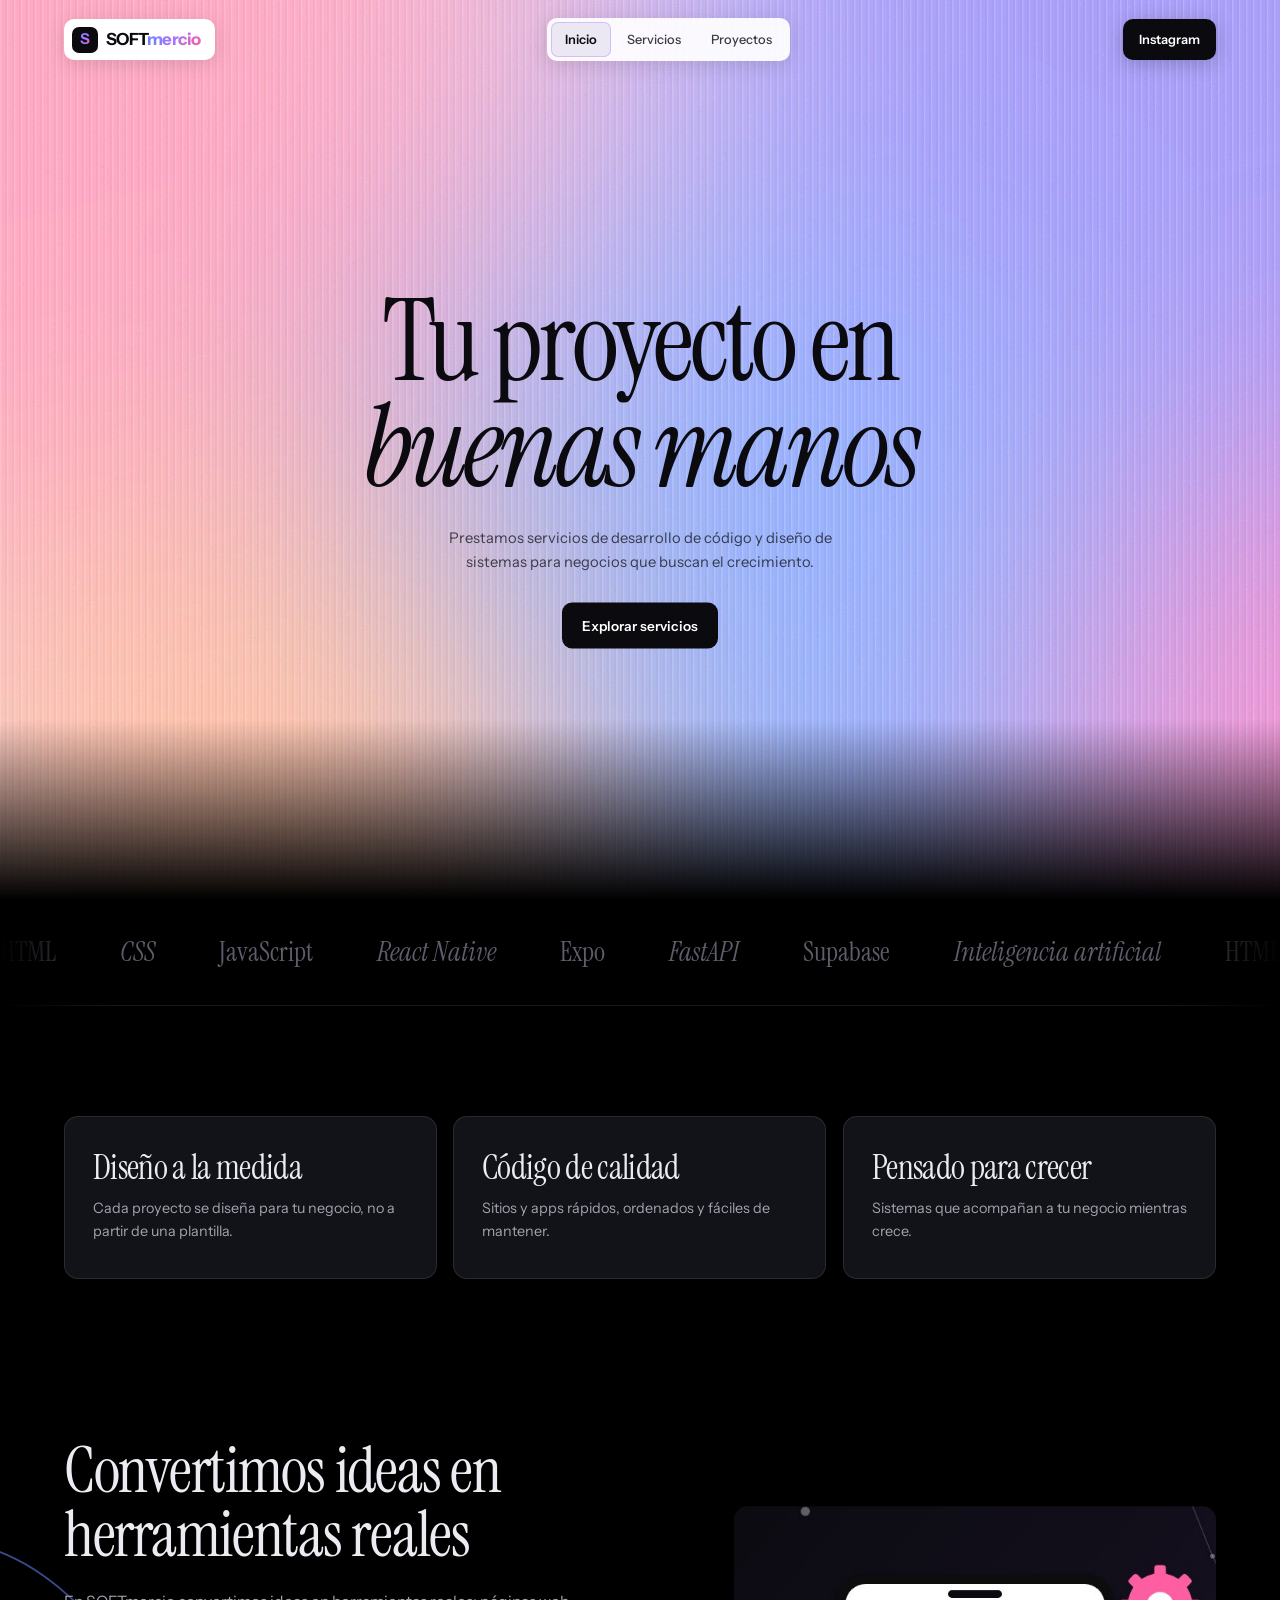
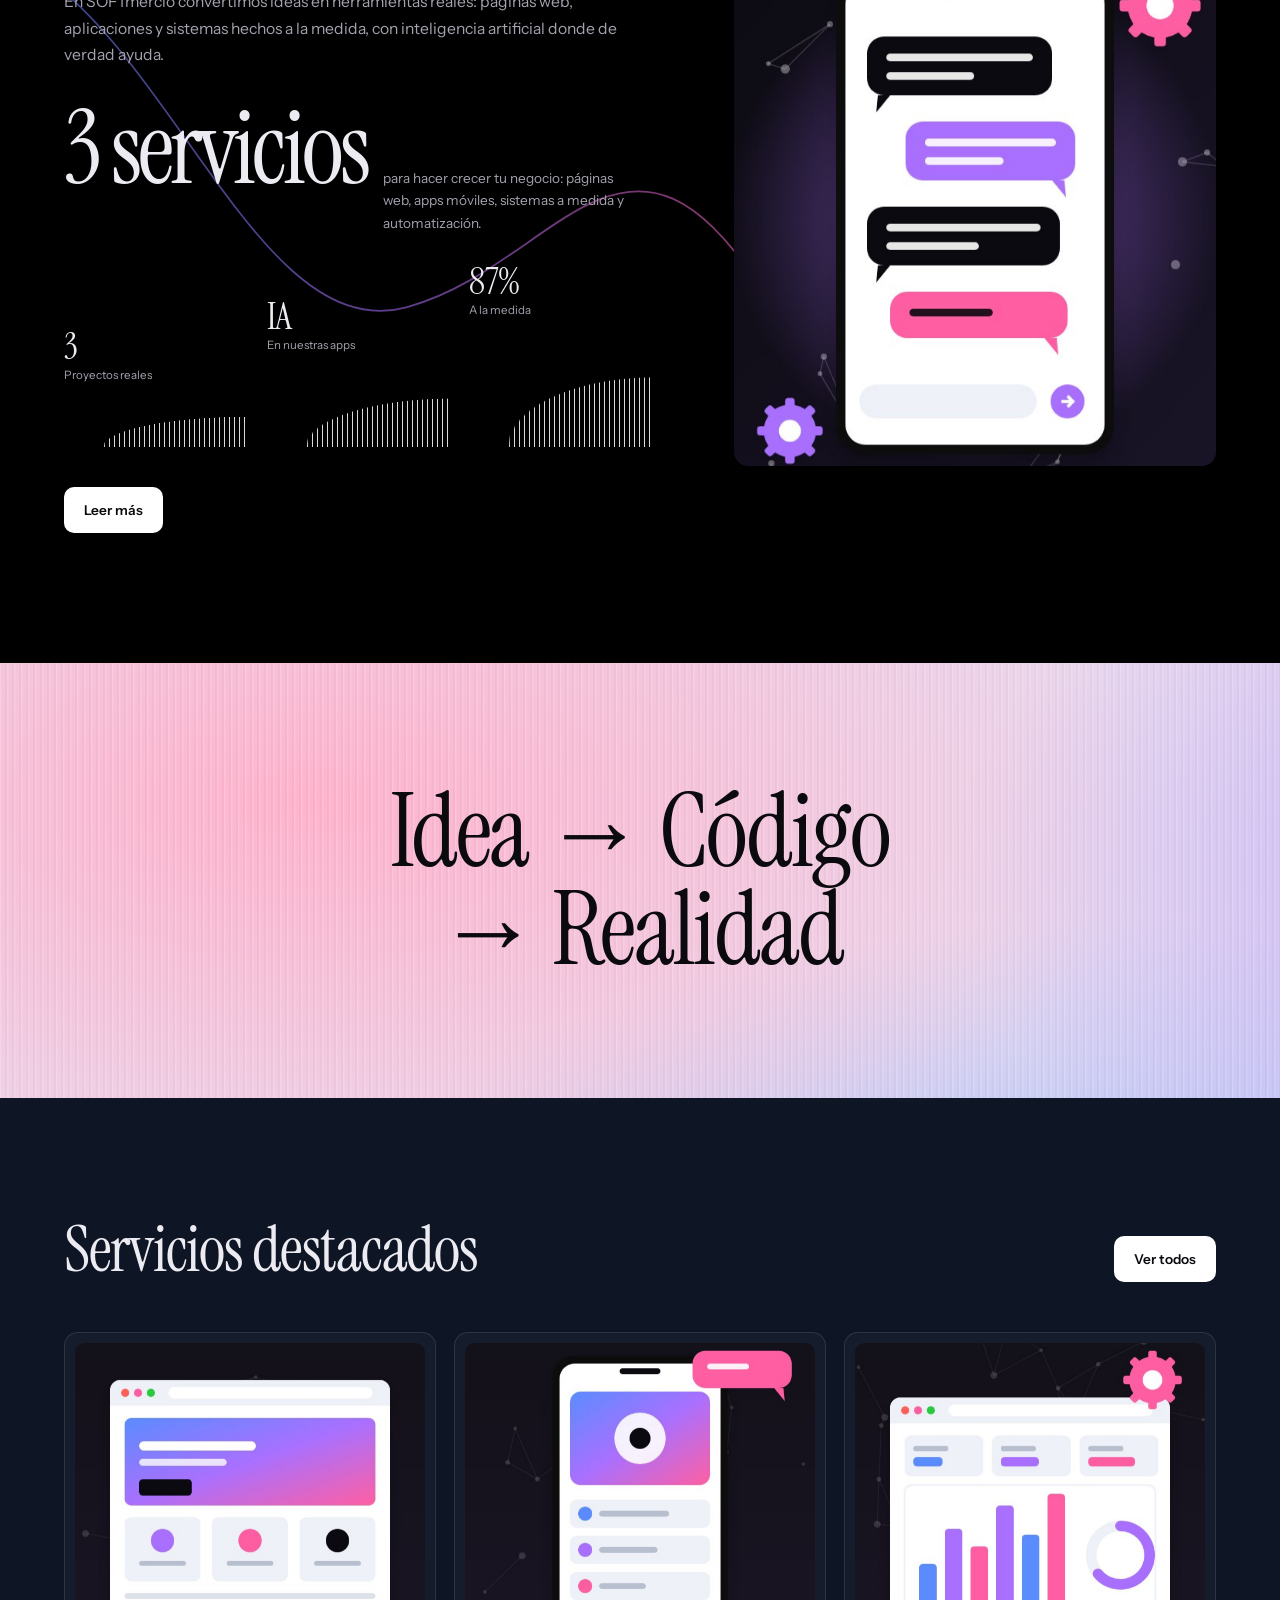
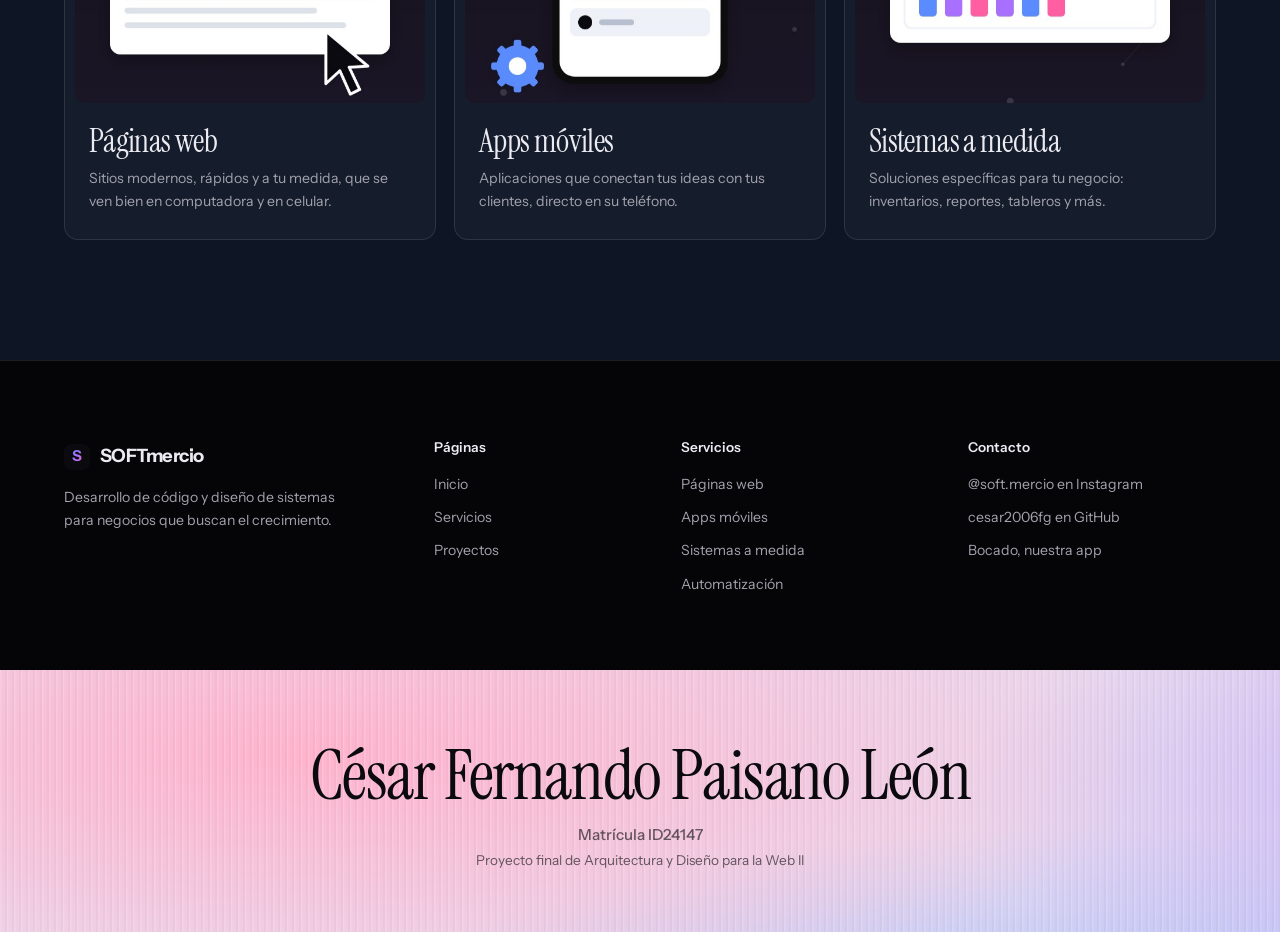
<file: index.html>
<!DOCTYPE html>
<html lang="es">
<head>
  <meta charset="UTF-8">
  <meta name="viewport" content="width=device-width, initial-scale=1.0">
  <meta name="theme-color" content="#08080B">
  <meta name="description" content="SOFTmercio: páginas web, apps móviles, sistemas a medida y automatización para negocios que buscan crecer.">
  <meta name="author" content="César Fernando Paisano León">
  <link rel="icon" href="img/favicon.svg" type="image/svg+xml">
  <title>SOFTmercio | Inicio</title>
  <link rel="preconnect" href="https://fonts.googleapis.com">
  <link rel="preconnect" href="https://fonts.gstatic.com" crossorigin>
  <link rel="stylesheet" href="https://fonts.googleapis.com/css2?family=Instrument+Serif:ital@0;1&family=Instrument+Sans:wght@400;500;600;700&display=swap">
  <link rel="stylesheet" href="css/estilos.css">
</head>
<body>

  <!-- ===== Encabezado con menú principal (4 botones) ===== -->
  <div id="encabezado">
    <div class="contenedor">
      <a href="index.html" class="logo"><span class="logo-icono"><b>S</b></span><span>SOFT<span class="marca">mercio</span></span></a>
      <div id="menu">
        <div class="menu-pastilla">
          <a href="index.html" class="boton-menu activo">Inicio</a>
          <a href="servicios.html" class="boton-menu">Servicios</a>
          <a href="proyectos.html" class="boton-menu">Proyectos</a>
        </div>
        <a href="https://www.instagram.com/soft.mercio/" target="_blank" class="boton-menu externo">Instagram</a>
      </div>
    </div>
  </div>

  <!-- ===== Imagen principal con texto encima ===== -->
  <div id="portada">
    <a href="servicios.html">
      <img src="img/portada.jpg" alt="Asistente digital junto a una ventana de código">
    </a>
    <div class="portada-texto">
      <h1>Tu proyecto en<br><em>buenas manos</em></h1>
      <p>Prestamos servicios de desarrollo de código y diseño de sistemas para negocios que buscan el crecimiento.</p>
      <a href="servicios.html" class="boton lleno">Explorar servicios</a>
    </div>
  </div>

  <!-- ===== Franja de tecnologías (como la franja de logos) ===== -->
  <div class="cinta">
    <div class="cinta-pista">
      <span>HTML</span><span>CSS</span><span>JavaScript</span><span>React Native</span><span>Expo</span><span>FastAPI</span><span>Supabase</span><span>Inteligencia artificial</span>
      <span>HTML</span><span>CSS</span><span>JavaScript</span><span>React Native</span><span>Expo</span><span>FastAPI</span><span>Supabase</span><span>Inteligencia artificial</span>
    </div>
  </div>

  <!-- ===== Tres tarjetas ===== -->
  <div id="caracteristicas">
    <div class="contenedor">
      <div class="tarjeta">
        <h3>Diseño a la medida</h3>
        <p>Cada proyecto se diseña para tu negocio, no a partir de una plantilla.</p>
      </div>
      <div class="tarjeta">
        <h3>Código de calidad</h3>
        <p>Sitios y apps rápidos, ordenados y fáciles de mantener.</p>
      </div>
      <div class="tarjeta">
        <h3>Pensado para crecer</h3>
        <p>Sistemas que acompañan a tu negocio mientras crece.</p>
      </div>
    </div>
  </div>

  <!-- ===== Sección "Nosotros" con cifras ===== -->
  <div id="nosotros">
    <svg class="curva" viewBox="0 0 800 600" preserveAspectRatio="none" aria-hidden="true">
      <defs>
        <linearGradient id="trazo" x1="0" y1="0" x2="1" y2="0">
          <stop offset="0" stop-color="#5B8CFF"/>
          <stop offset="0.5" stop-color="#A970FF"/>
          <stop offset="1" stop-color="#FF5FA2"/>
        </linearGradient>
      </defs>
      <path d="M-20 80 C 180 40, 260 420, 420 380 S 640 120, 820 520" fill="none" stroke="url(#trazo)" stroke-width="1.5"/>
    </svg>
    <div class="contenedor">
      <div class="nosotros-texto">
        <h2>Convertimos ideas en herramientas reales</h2>
        <p>En SOFTmercio convertimos ideas en herramientas reales: páginas web, aplicaciones y sistemas hechos a la medida, con inteligencia artificial donde de verdad ayuda.</p>
        <div class="caja-experiencia">
          <strong>4 servicios</strong>
          <span>para hacer crecer tu negocio: páginas web, apps móviles, sistemas a medida y automatización.</span>
        </div>
        <div class="cifras">
          <div class="cifra"><strong>3</strong><span>Proyectos reales</span></div>
          <div class="cifra"><strong>IA</strong><span>En nuestras apps</span></div>
          <div class="cifra"><strong>100%</strong><span>A la medida</span></div>
        </div>
        <a href="servicios.html" class="boton">Leer más</a>
      </div>
      <div class="nosotros-imagen">
        <a href="proyectos.html">
          <img src="img/equipo.jpg" alt="Teléfono con una conversación en una app">
        </a>
      </div>
    </div>
  </div>

  <!-- ===== Franja de título ===== -->
  <div class="franja">
    <h2>Idea → Código<br>→ Realidad</h2>
  </div>

  <!-- ===== Tres columnas con imagen ===== -->
  <div id="columnas">
    <div class="contenedor">
      <div class="encabezado-seccion">
        <div>
          <h2>Servicios destacados</h2>
        </div>
        <a href="servicios.html" class="boton">Ver todos</a>
      </div>
      <div class="rejilla">
        <div class="columna">
          <a href="servicios.html#paginas"><img src="img/paginas-web.jpg" alt="Ventana de navegador con una página web"></a>
          <h3>Páginas web</h3>
          <p>Sitios modernos, rápidos y a tu medida, que se ven bien en computadora y en celular.</p>
        </div>
        <div class="columna">
          <a href="servicios.html#apps"><img src="img/apps-moviles.jpg" alt="Teléfono con una aplicación móvil"></a>
          <h3>Apps móviles</h3>
          <p>Aplicaciones que conectan tus ideas con tus clientes, directo en su teléfono.</p>
        </div>
        <div class="columna">
          <a href="servicios.html#sistemas"><img src="img/sistemas.jpg" alt="Tablero con gráficas de un sistema"></a>
          <h3>Sistemas a medida</h3>
          <p>Soluciones específicas para tu negocio: inventarios, reportes, tableros y más.</p>
        </div>
      </div>
    </div>
  </div>

  <!-- ===== Pie de página: enlaces, contacto, nombre y matrícula ===== -->
  <div id="pie">
    <div class="contenedor pie-columnas">
      <div>
        <a href="index.html" class="pie-logo"><span class="logo-icono"><b>S</b></span>SOFTmercio</a>
        <p>Desarrollo de código y diseño de sistemas para negocios que buscan el crecimiento.</p>
      </div>
      <div>
        <h3>Páginas</h3>
        <ul>
          <li><a href="index.html">Inicio</a></li>
          <li><a href="servicios.html">Servicios</a></li>
          <li><a href="proyectos.html">Proyectos</a></li>
        </ul>
      </div>
      <div>
        <h3>Servicios</h3>
        <ul>
          <li><a href="servicios.html#paginas">Páginas web</a></li>
          <li><a href="servicios.html#apps">Apps móviles</a></li>
          <li><a href="servicios.html#sistemas">Sistemas a medida</a></li>
          <li><a href="servicios.html#automatizacion">Automatización</a></li>
        </ul>
      </div>
      <div>
        <h3>Contacto</h3>
        <ul>
          <li><a href="https://www.instagram.com/soft.mercio/" target="_blank">@soft.mercio en Instagram</a></li>
          <li><a href="https://github.com/cesar2006fg" target="_blank">cesar2006fg en GitHub</a></li>
          <li><a href="proyectos.html#bocado">Bocado, nuestra app</a></li>
        </ul>
      </div>
    </div>
    <div class="pie-firma">
      <h2>César Fernando Paisano León</h2>
      <p>Matrícula ID24147</p>
      <p class="pie-materia">Proyecto final de Arquitectura y Diseño para la Web II</p>
    </div>
  </div>

  <script src="js/animaciones.js"></script>
</body>
</html>
</file>
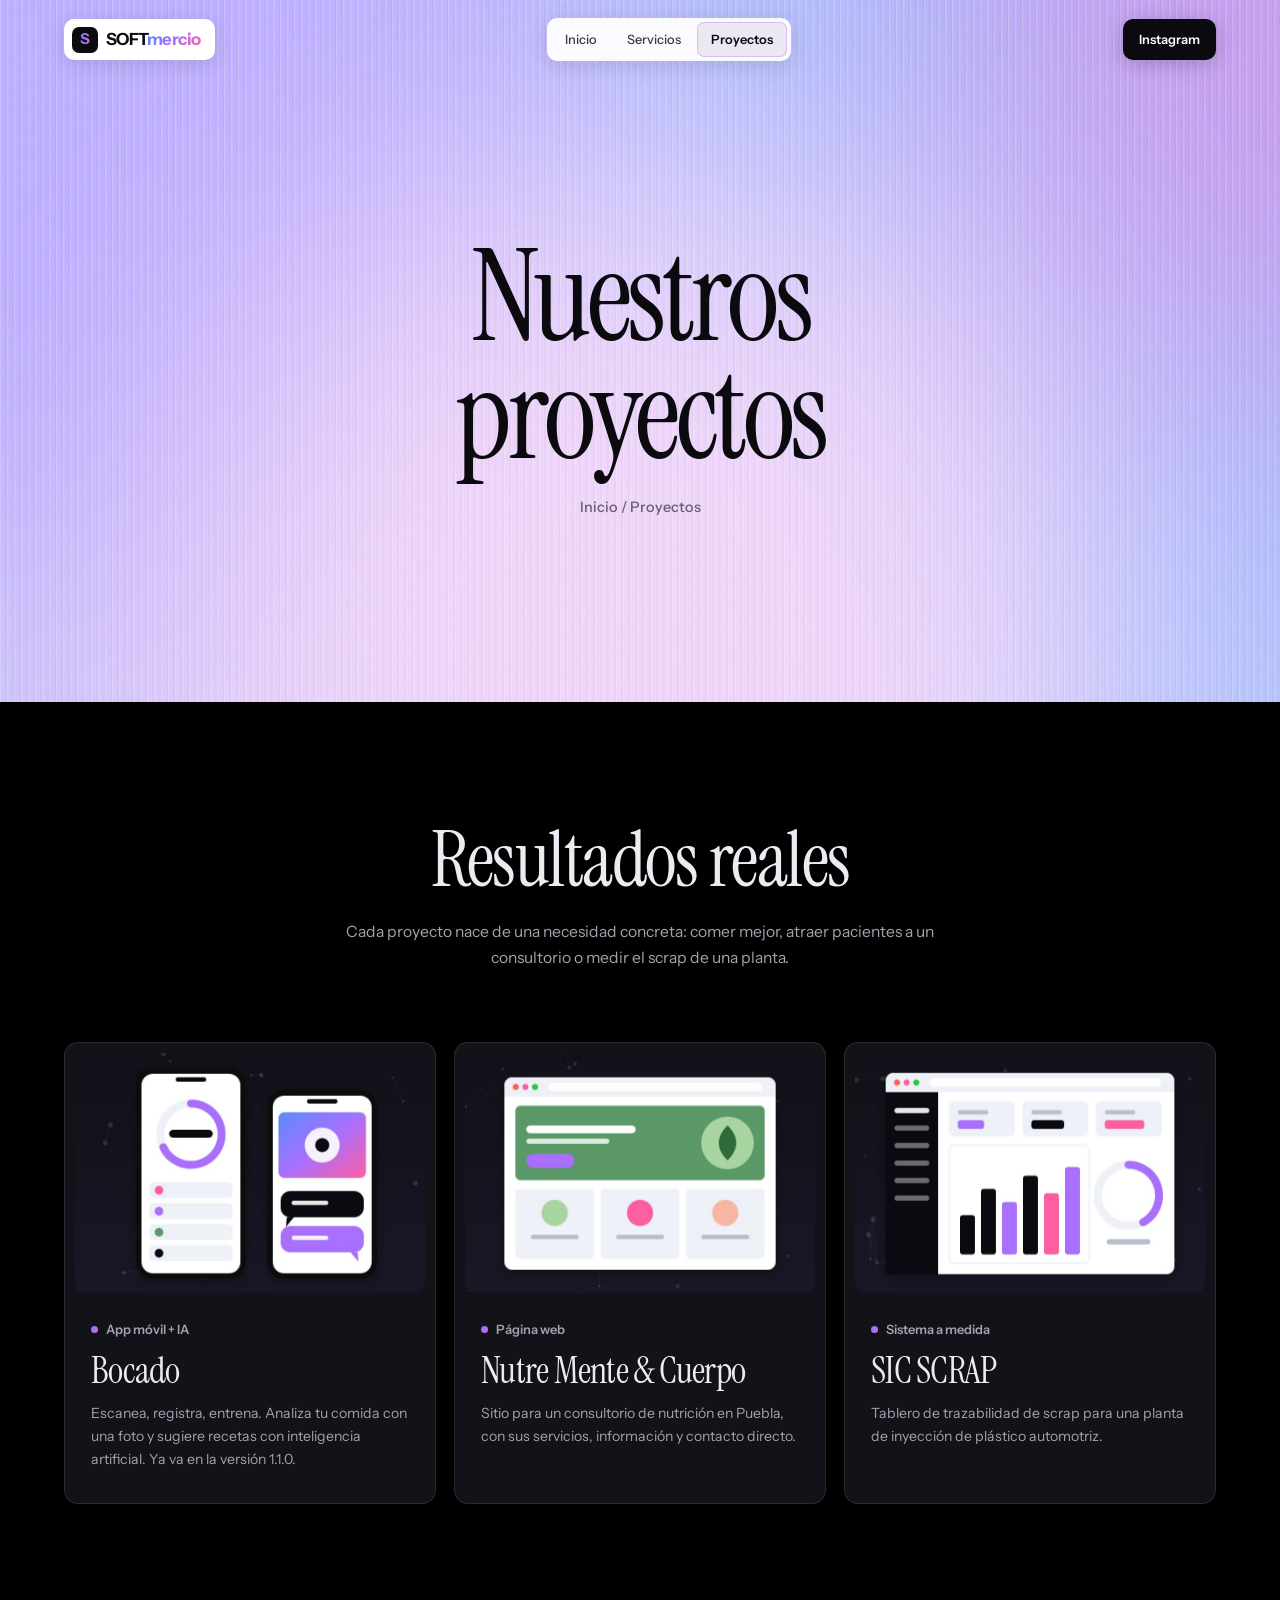
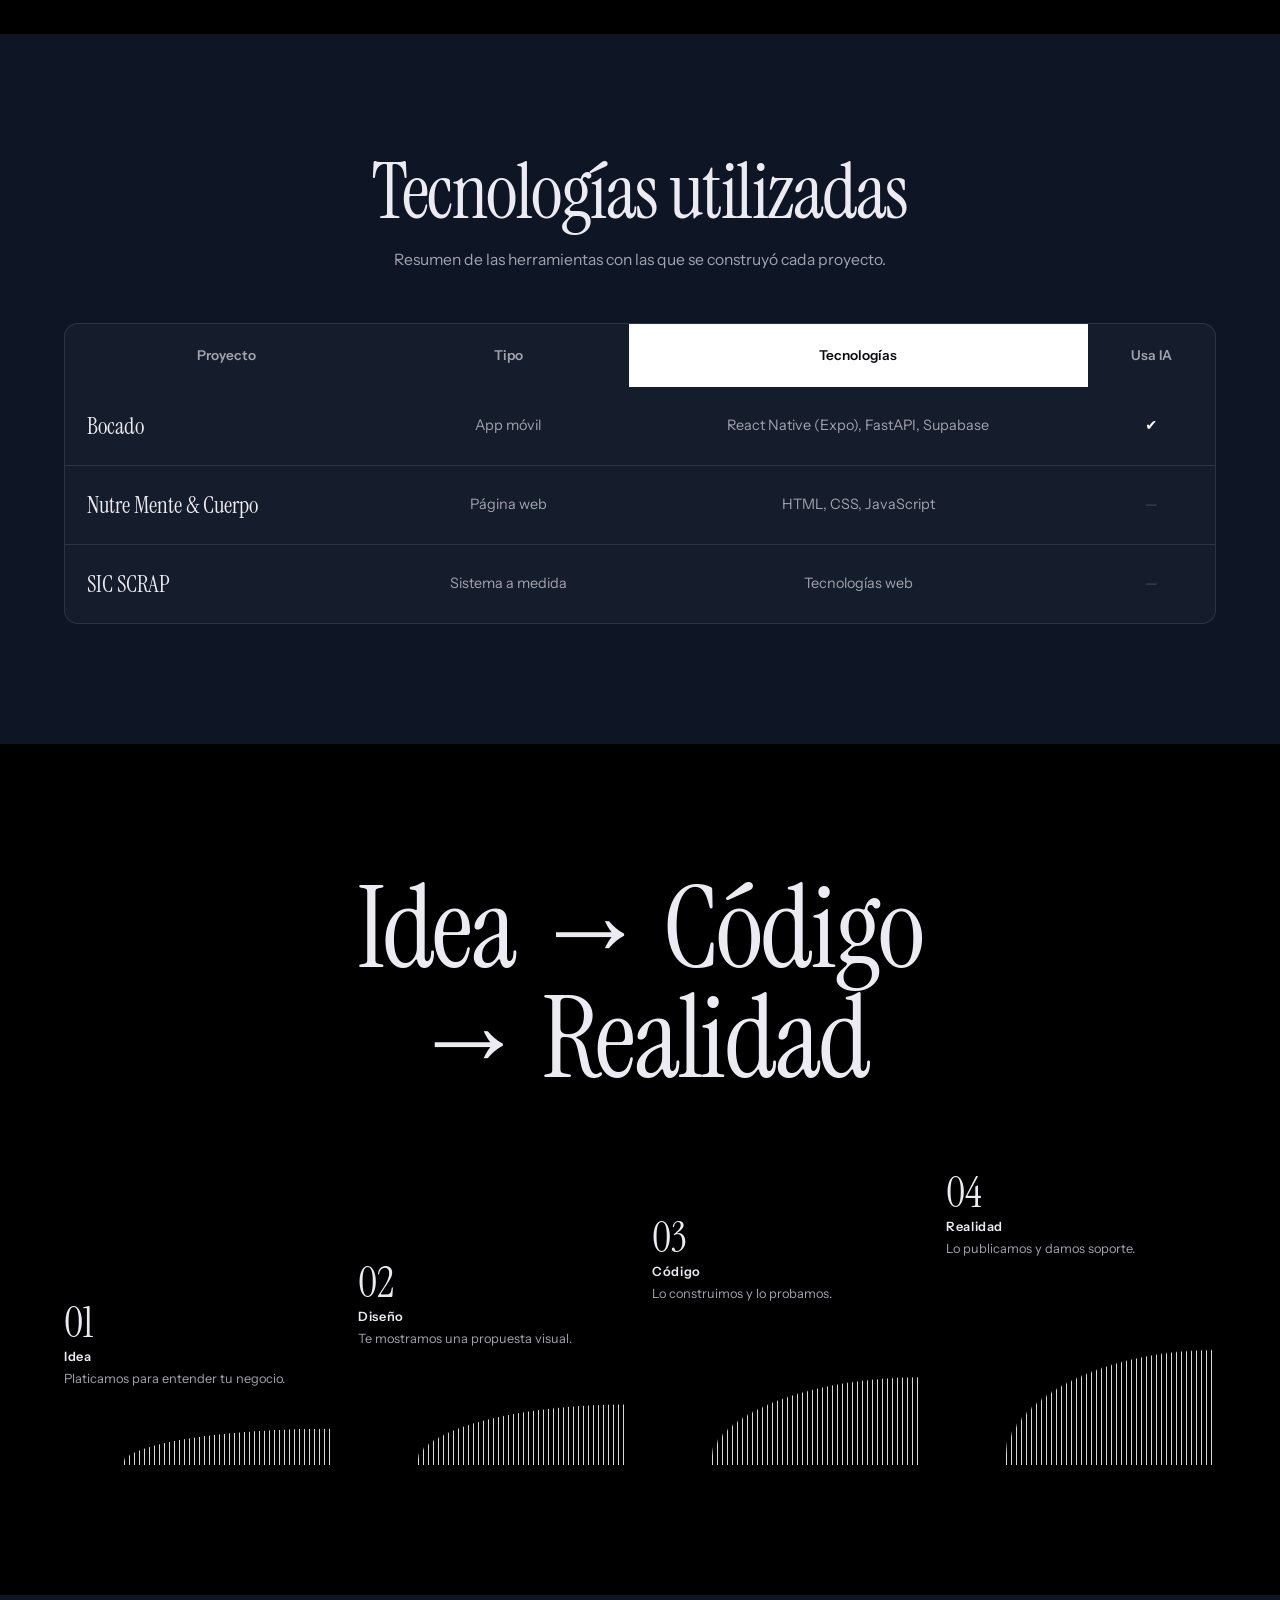
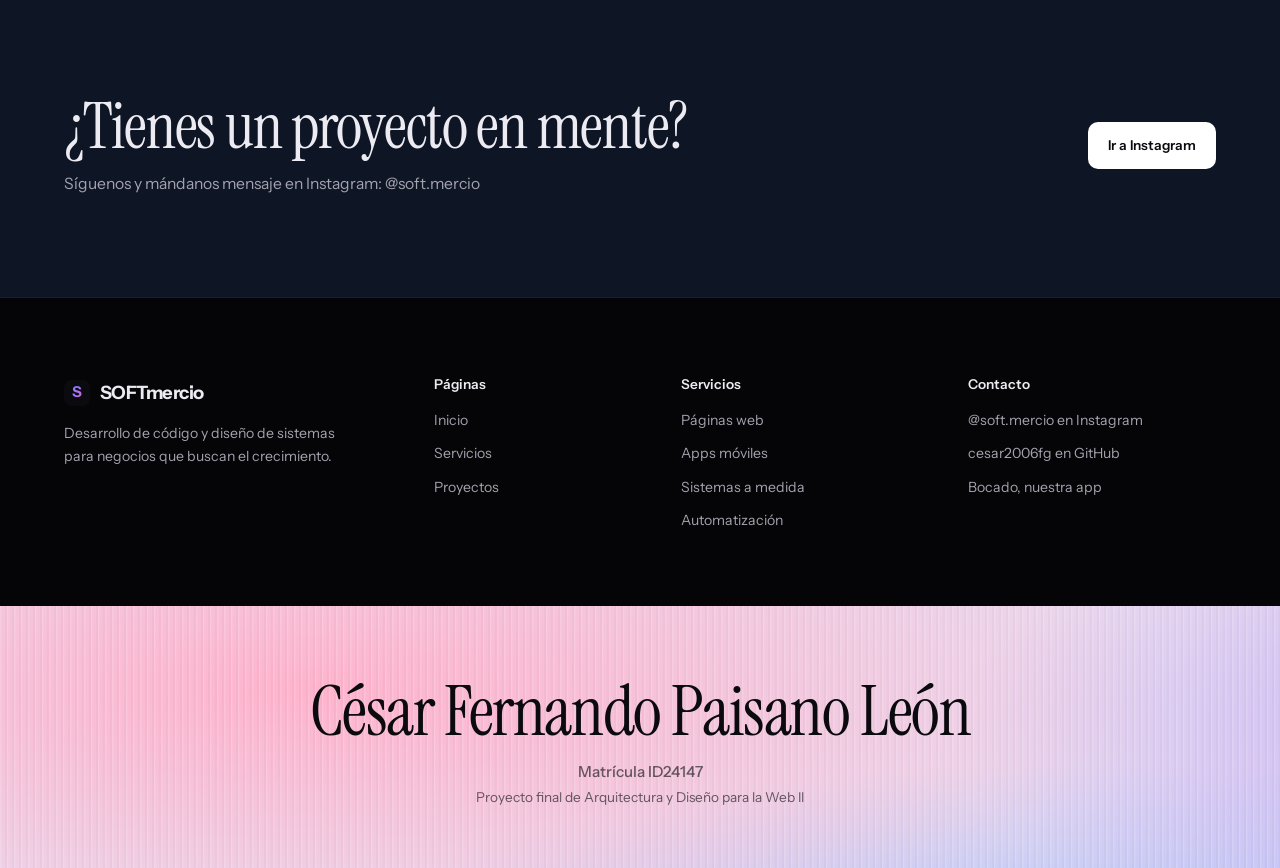
<file: proyectos.html>
<!DOCTYPE html>
<html lang="es">
<head>
  <meta charset="UTF-8">
  <meta name="viewport" content="width=device-width, initial-scale=1.0">
  <meta name="theme-color" content="#08080B">
  <meta name="description" content="SOFTmercio: páginas web, apps móviles, sistemas a medida y automatización para negocios que buscan crecer.">
  <meta name="author" content="César Fernando Paisano León">
  <link rel="icon" href="img/favicon.svg" type="image/svg+xml">
  <title>SOFTmercio | Proyectos</title>
  <link rel="preconnect" href="https://fonts.googleapis.com">
  <link rel="preconnect" href="https://fonts.gstatic.com" crossorigin>
  <link rel="stylesheet" href="https://fonts.googleapis.com/css2?family=Instrument+Serif:ital@0;1&family=Instrument+Sans:wght@400;500;600;700&display=swap">
  <link rel="stylesheet" href="css/estilos.css">
</head>
<body>

  <!-- ===== Encabezado con menú principal (4 botones) ===== -->
  <div id="encabezado">
    <div class="contenedor">
      <a href="index.html" class="logo"><span class="logo-icono"><b>S</b></span><span>SOFT<span class="marca">mercio</span></span></a>
      <div id="menu">
        <div class="menu-pastilla">
          <a href="index.html" class="boton-menu">Inicio</a>
          <a href="servicios.html" class="boton-menu">Servicios</a>
          <a href="proyectos.html" class="boton-menu activo">Proyectos</a>
        </div>
        <a href="https://www.instagram.com/soft.mercio/" target="_blank" class="boton-menu externo">Instagram</a>
      </div>
    </div>
  </div>

  <!-- ===== Banner ===== -->
  <div class="banner">
    <a href="#proyectos">
      <img src="img/banner-proyectos.jpg" alt="Fondo con degradado lavanda y azul">
    </a>
    <div class="banner-texto">
      <h1>Nuestros<br>proyectos</h1>
      <p class="ruta"><a href="index.html">Inicio</a> / Proyectos</p>
    </div>
  </div>

  <!-- ===== Introducción ===== -->
  <div class="intro centrado">
    <div class="contenedor">
      <h2>Resultados reales</h2>
      <p>Cada proyecto nace de una necesidad concreta: comer mejor, atraer pacientes a un consultorio o medir el scrap de una planta.</p>
    </div>
  </div>

  <!-- ===== Tarjetas de proyectos ===== -->
  <div id="proyectos">
    <div class="contenedor rejilla-proyectos">
      <div class="proyecto" id="bocado">
        <a href="https://bocado.site.je" target="_blank"><img src="img/proyecto-bocado.jpg" alt="App Bocado en dos teléfonos"></a>
        <div class="proyecto-info">
          <span class="tipo">App móvil + IA</span>
          <h3>Bocado</h3>
          <p>Escanea, registra, entrena. Analiza tu comida con una foto y sugiere recetas con inteligencia artificial. Ya va en la versión 1.1.0.</p>
        </div>
      </div>
      <div class="proyecto">
        <a href="servicios.html#paginas"><img src="img/proyecto-nutricion.jpg" alt="Página web de un consultorio de nutrición"></a>
        <div class="proyecto-info">
          <span class="tipo">Página web</span>
          <h3>Nutre Mente &amp; Cuerpo</h3>
          <p>Sitio para un consultorio de nutrición en Puebla, con sus servicios, información y contacto directo.</p>
        </div>
      </div>
      <div class="proyecto" id="scrap">
        <a href="servicios.html#sistemas"><img src="img/proyecto-scrap.jpg" alt="Tablero con gráficas de scrap"></a>
        <div class="proyecto-info">
          <span class="tipo">Sistema a medida</span>
          <h3>SIC SCRAP</h3>
          <p>Tablero de trazabilidad de scrap para una planta de inyección de plástico automotriz.</p>
        </div>
      </div>
    </div>
  </div>

  <!-- ===== Tabla de tecnologías ===== -->
  <div class="seccion-tabla centrado">
    <div class="contenedor">
      <h2>Tecnologías utilizadas</h2>
      <p class="subtitulo">Resumen de las herramientas con las que se construyó cada proyecto.</p>
      <table class="tabla">
        <thead>
          <tr>
            <th>Proyecto</th>
            <th>Tipo</th>
            <th class="destacado">Tecnologías</th>
            <th>Usa IA</th>
          </tr>
        </thead>
        <tbody>
          <tr>
            <th>Bocado</th>
            <td>App móvil</td>
            <td>React Native (Expo), FastAPI, Supabase</td>
            <td class="si">✔</td>
          </tr>
          <tr>
            <th>Nutre Mente &amp; Cuerpo</th>
            <td>Página web</td>
            <td>HTML, CSS, JavaScript</td>
            <td class="no">—</td>
          </tr>
          <tr>
            <th>SIC SCRAP</th>
            <td>Sistema a medida</td>
            <td>Tecnologías web</td>
            <td class="no">—</td>
          </tr>
        </tbody>
      </table>
    </div>
  </div>

  <!-- ===== Proceso de trabajo ===== -->
  <div id="proceso">
    <div class="contenedor">
      <div class="centrado">
        <h2 class="titulo-grande">Idea → Código<br>→ Realidad</h2>
      </div>
      <div class="pasos">
        <div class="paso">
          <strong>01</strong>
          <h3>Idea</h3>
          <p>Platicamos para entender tu negocio.</p>
        </div>
        <div class="paso">
          <strong>02</strong>
          <h3>Diseño</h3>
          <p>Te mostramos una propuesta visual.</p>
        </div>
        <div class="paso">
          <strong>03</strong>
          <h3>Código</h3>
          <p>Lo construimos y lo probamos.</p>
        </div>
        <div class="paso">
          <strong>04</strong>
          <h3>Realidad</h3>
          <p>Lo publicamos y damos soporte.</p>
        </div>
      </div>
    </div>
  </div>

  <!-- ===== Contacto ===== -->
  <div id="contacto">
    <div class="contenedor">
      <div>
        <h2>¿Tienes un proyecto en mente?</h2>
        <p>Síguenos y mándanos mensaje en Instagram: @soft.mercio</p>
      </div>
      <a href="https://www.instagram.com/soft.mercio/" target="_blank" class="boton">Ir a Instagram</a>
    </div>
  </div>

  <!-- ===== Pie de página: enlaces, contacto, nombre y matrícula ===== -->
  <div id="pie">
    <div class="contenedor pie-columnas">
      <div>
        <a href="index.html" class="pie-logo"><span class="logo-icono"><b>S</b></span>SOFTmercio</a>
        <p>Desarrollo de código y diseño de sistemas para negocios que buscan el crecimiento.</p>
      </div>
      <div>
        <h3>Páginas</h3>
        <ul>
          <li><a href="index.html">Inicio</a></li>
          <li><a href="servicios.html">Servicios</a></li>
          <li><a href="proyectos.html">Proyectos</a></li>
        </ul>
      </div>
      <div>
        <h3>Servicios</h3>
        <ul>
          <li><a href="servicios.html#paginas">Páginas web</a></li>
          <li><a href="servicios.html#apps">Apps móviles</a></li>
          <li><a href="servicios.html#sistemas">Sistemas a medida</a></li>
          <li><a href="servicios.html#automatizacion">Automatización</a></li>
        </ul>
      </div>
      <div>
        <h3>Contacto</h3>
        <ul>
          <li><a href="https://www.instagram.com/soft.mercio/" target="_blank">@soft.mercio en Instagram</a></li>
          <li><a href="https://github.com/cesar2006fg" target="_blank">cesar2006fg en GitHub</a></li>
          <li><a href="proyectos.html#bocado">Bocado, nuestra app</a></li>
        </ul>
      </div>
    </div>
    <div class="pie-firma">
      <h2>César Fernando Paisano León</h2>
      <p>Matrícula ID24147</p>
      <p class="pie-materia">Proyecto final de Arquitectura y Diseño para la Web II</p>
    </div>
  </div>

  <script src="js/animaciones.js"></script>
</body>
</html>
</file>
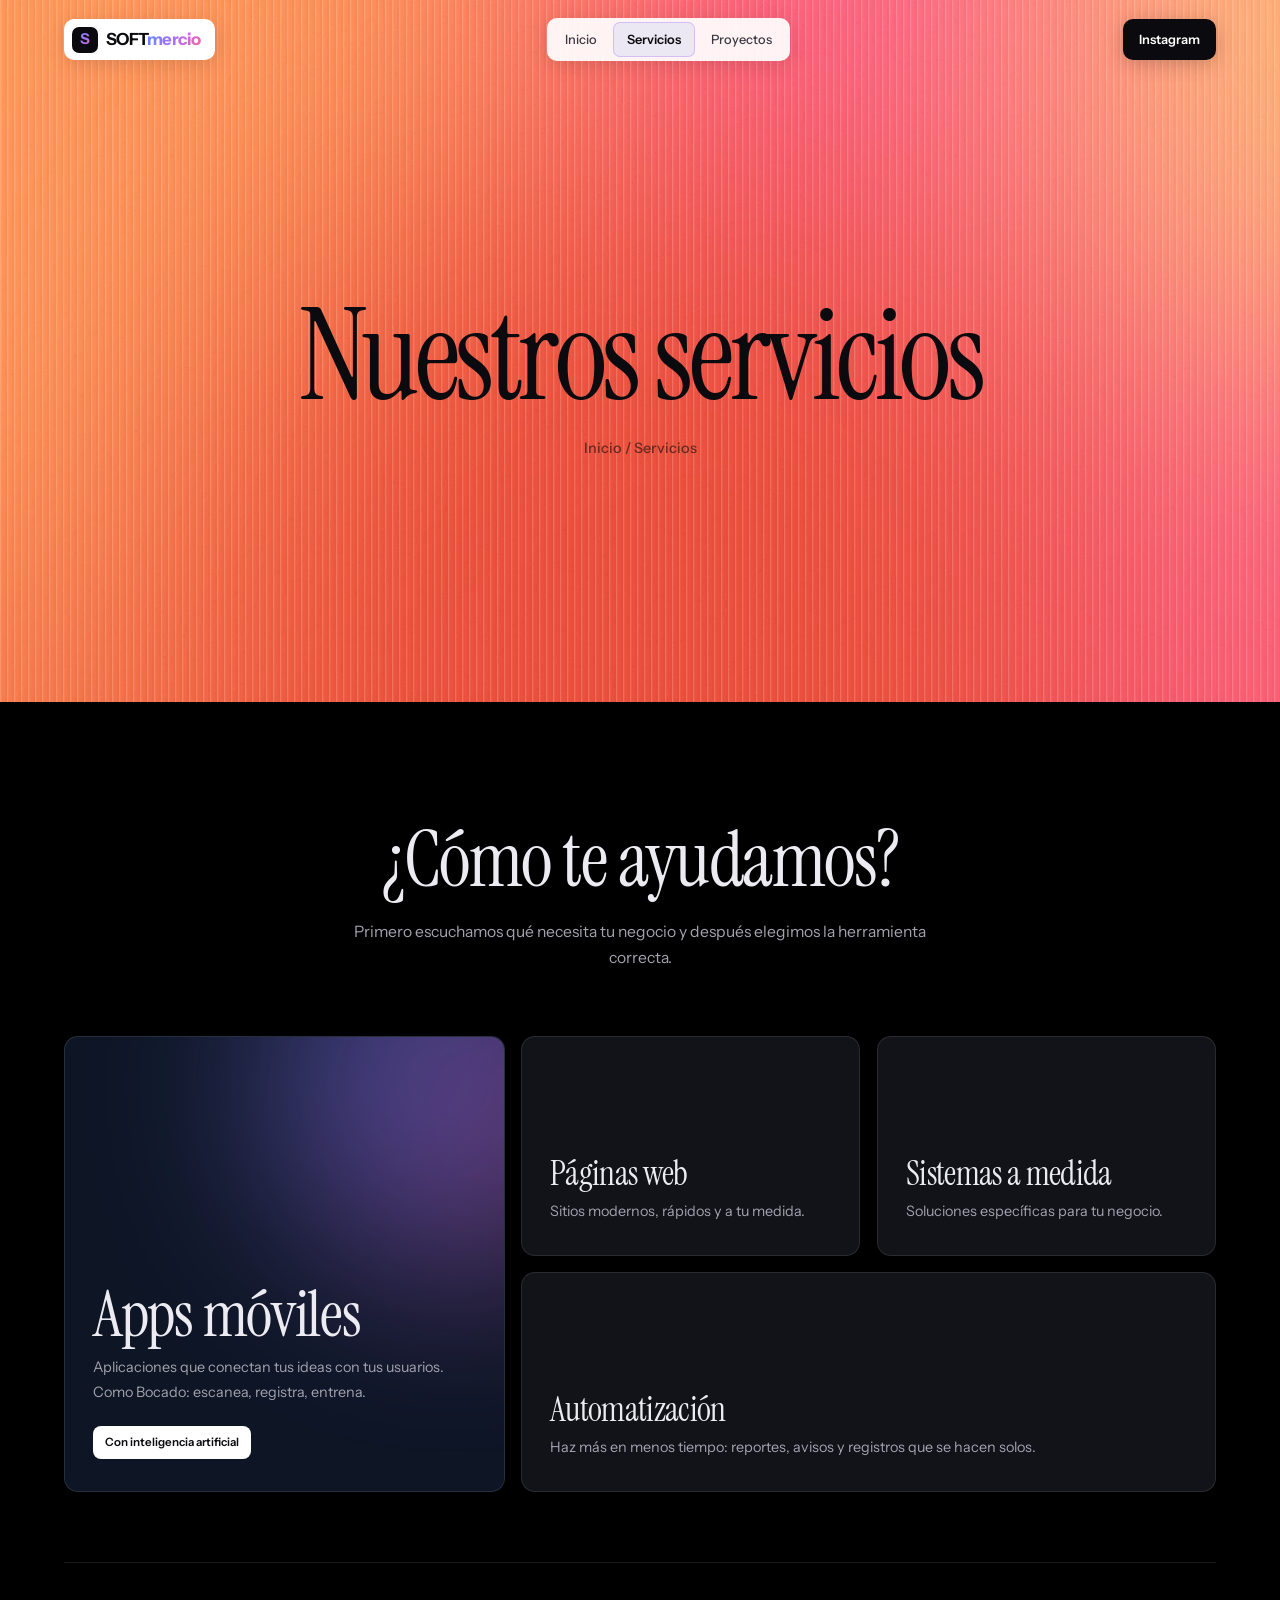
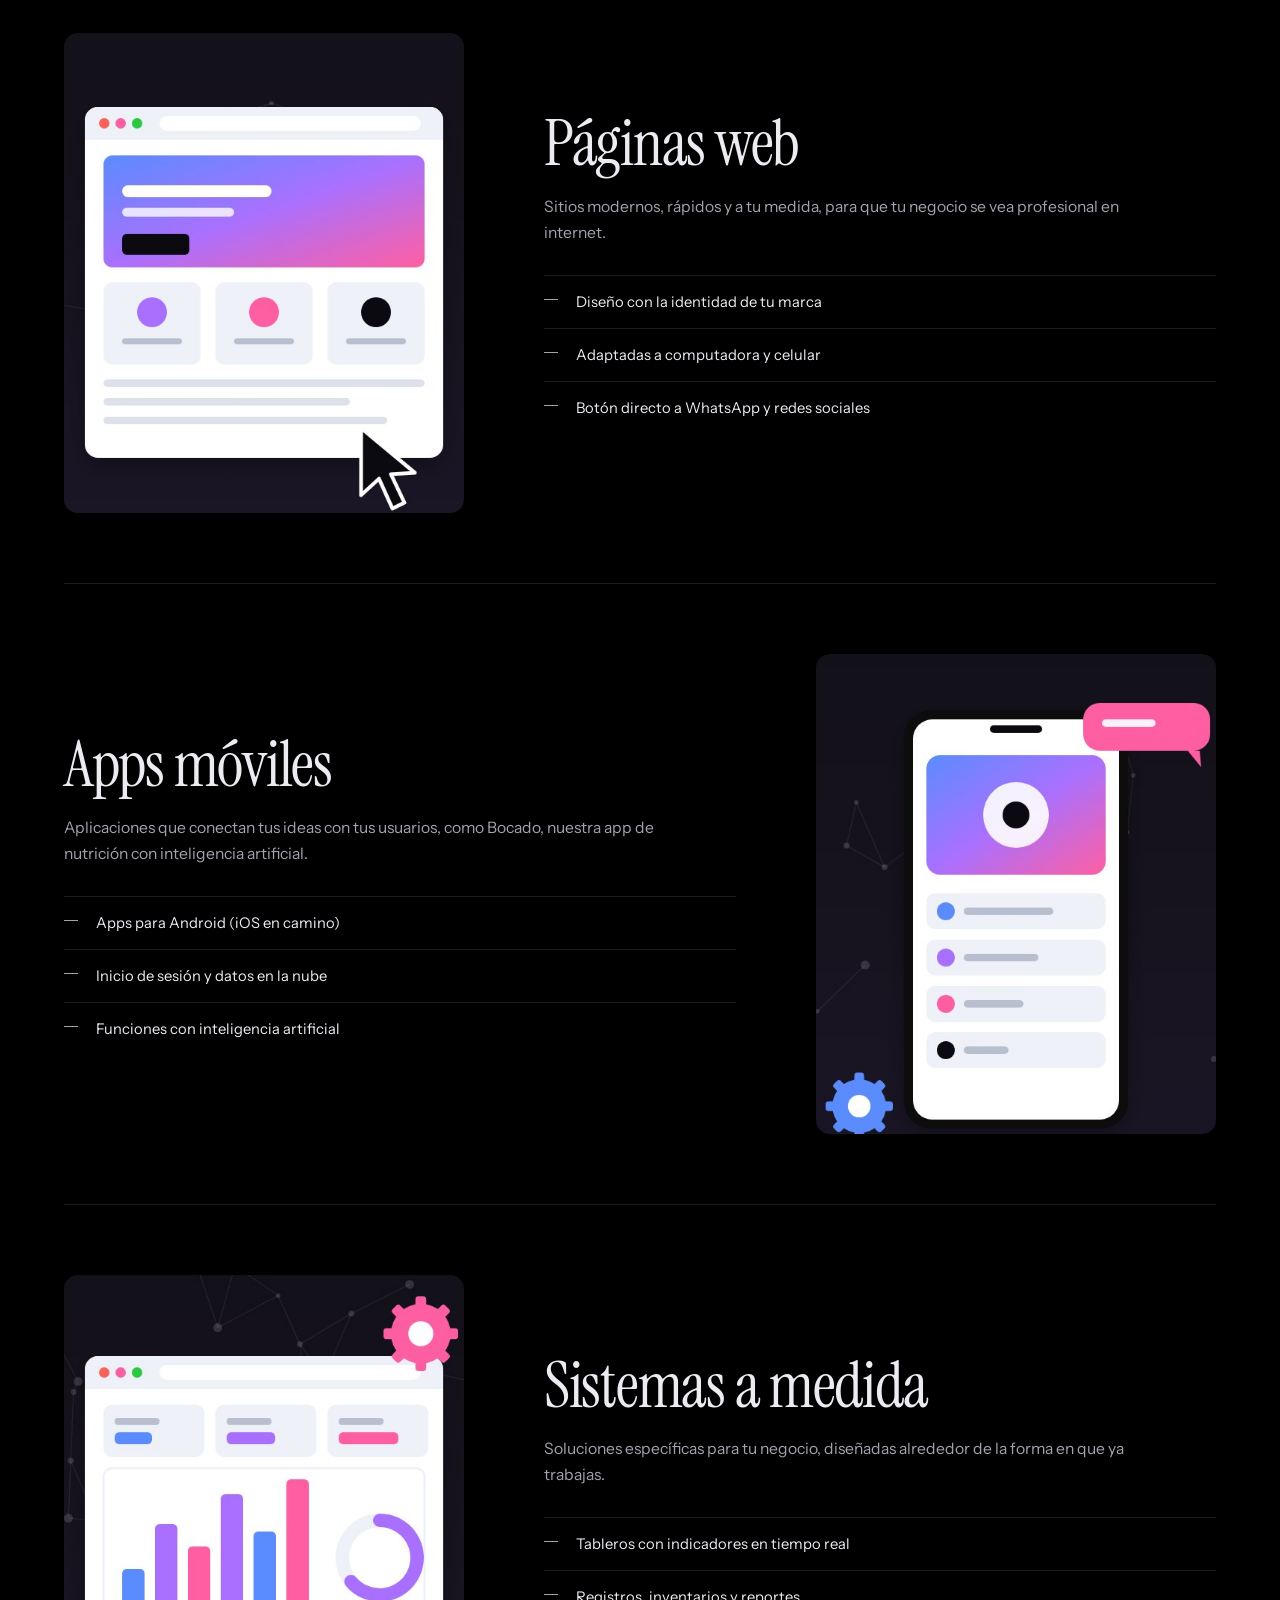
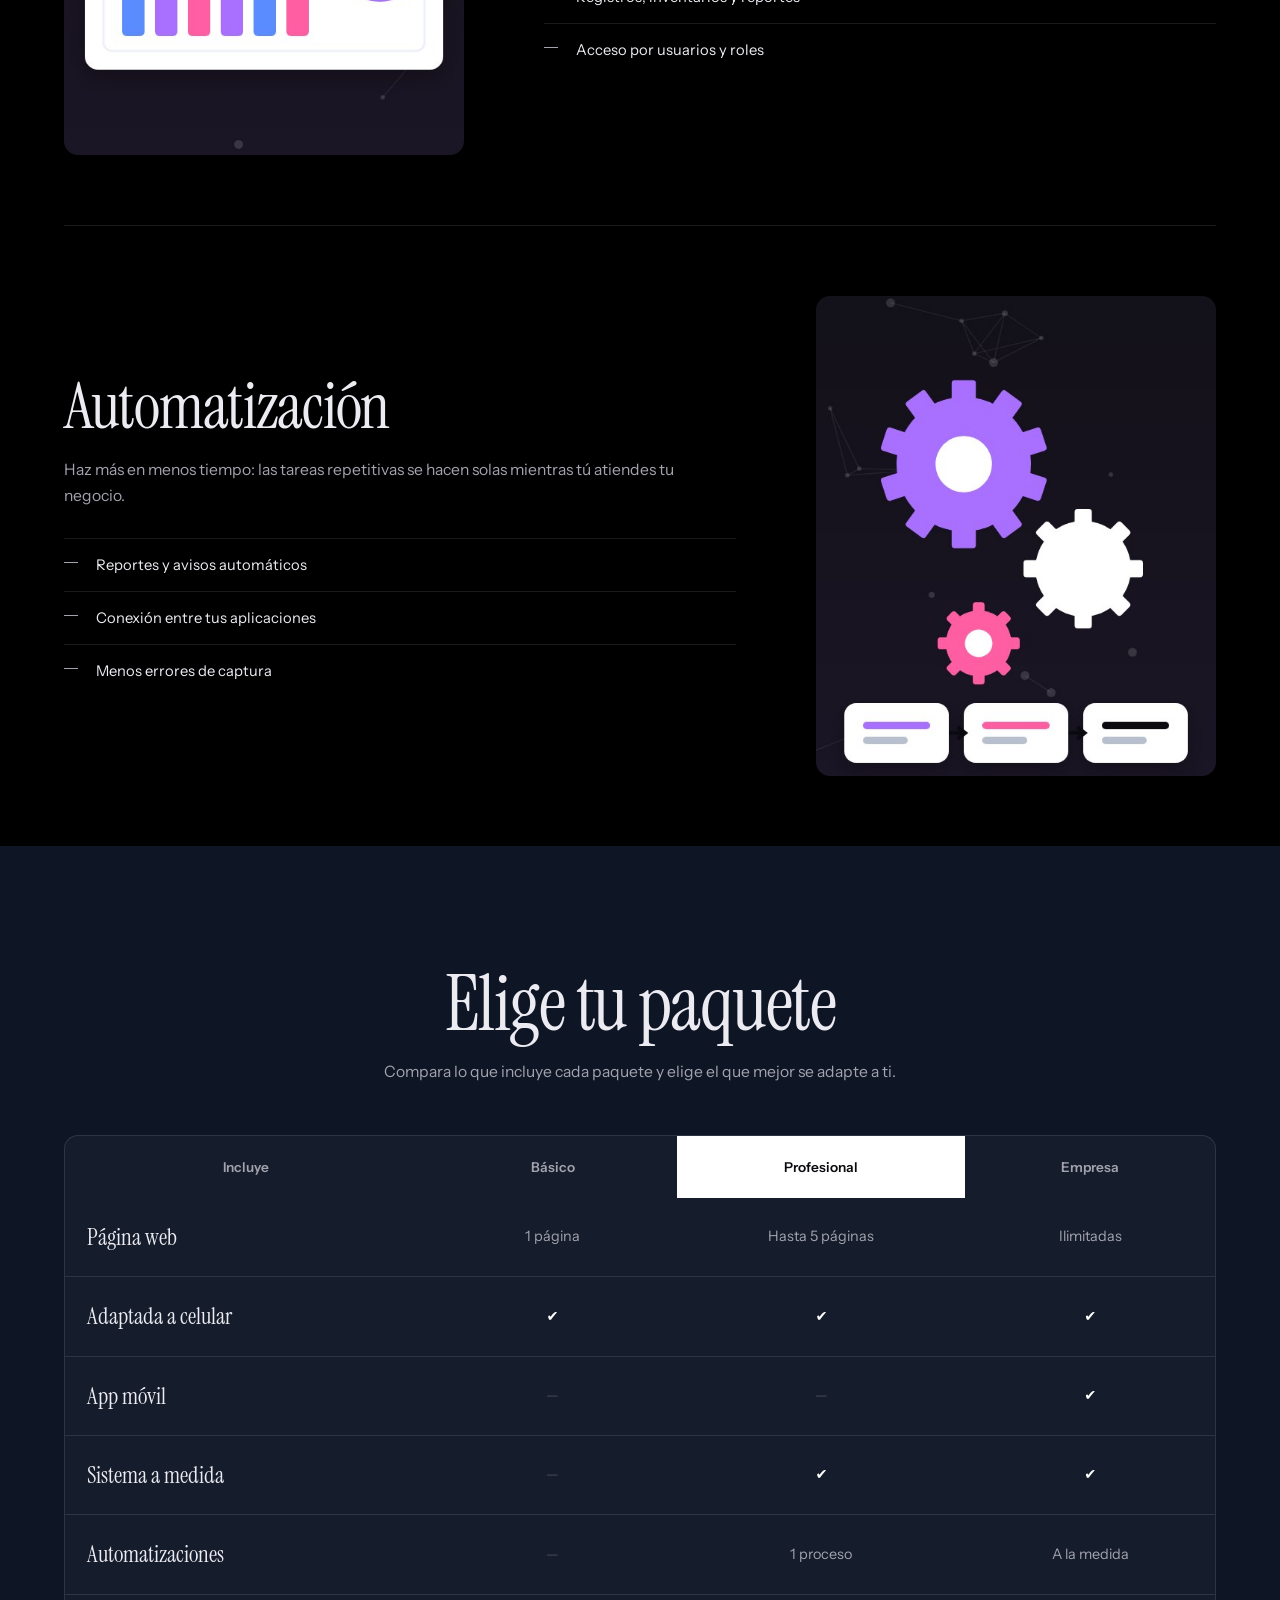
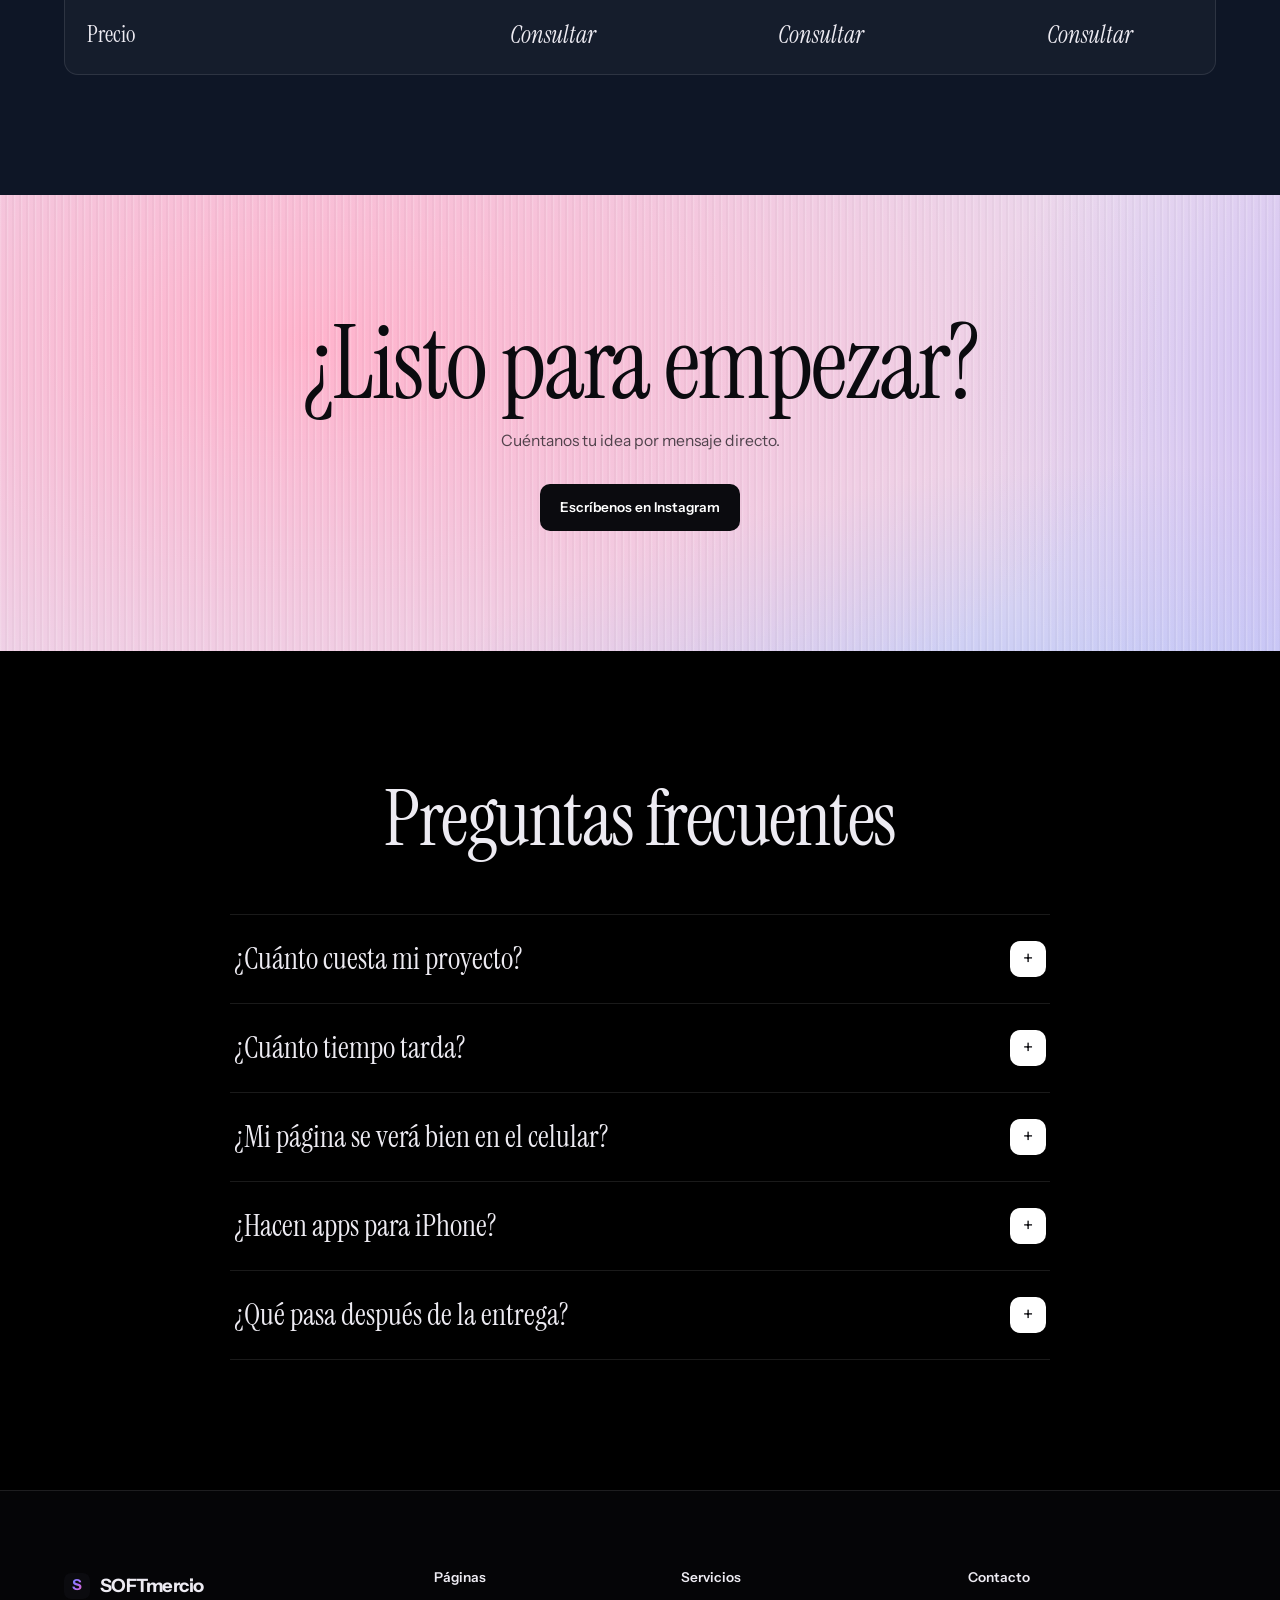
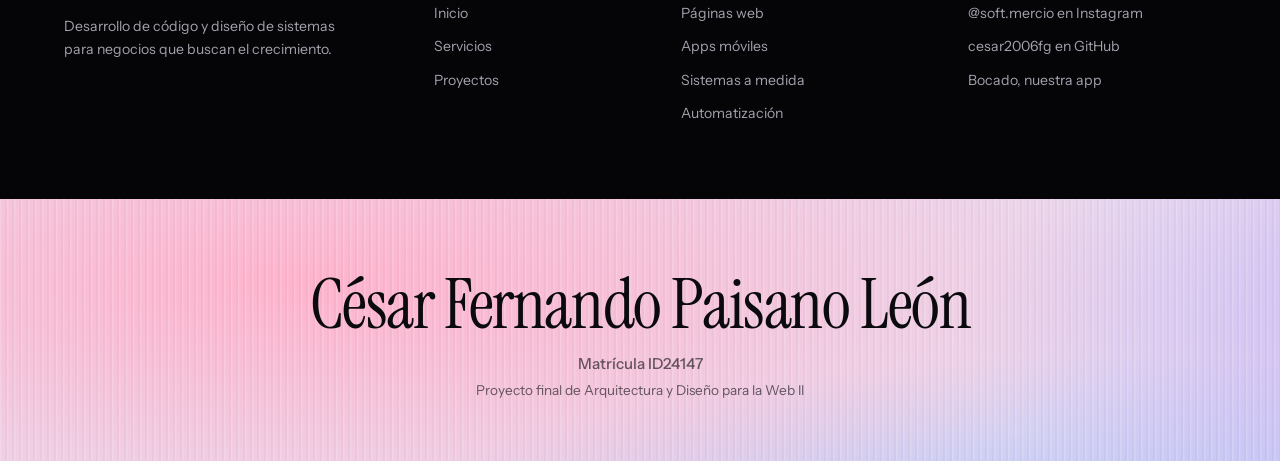
<file: servicios.html>
<!DOCTYPE html>
<html lang="es">
<head>
  <meta charset="UTF-8">
  <meta name="viewport" content="width=device-width, initial-scale=1.0">
  <meta name="theme-color" content="#08080B">
  <meta name="description" content="SOFTmercio: páginas web, apps móviles, sistemas a medida y automatización para negocios que buscan crecer.">
  <meta name="author" content="César Fernando Paisano León">
  <link rel="icon" href="img/favicon.svg" type="image/svg+xml">
  <title>SOFTmercio | Servicios</title>
  <link rel="preconnect" href="https://fonts.googleapis.com">
  <link rel="preconnect" href="https://fonts.gstatic.com" crossorigin>
  <link rel="stylesheet" href="https://fonts.googleapis.com/css2?family=Instrument+Serif:ital@0;1&family=Instrument+Sans:wght@400;500;600;700&display=swap">
  <link rel="stylesheet" href="css/estilos.css">
</head>
<body>

  <!-- ===== Encabezado con menú principal (4 botones) ===== -->
  <div id="encabezado">
    <div class="contenedor">
      <a href="index.html" class="logo"><span class="logo-icono"><b>S</b></span><span>SOFT<span class="marca">mercio</span></span></a>
      <div id="menu">
        <div class="menu-pastilla">
          <a href="index.html" class="boton-menu">Inicio</a>
          <a href="servicios.html" class="boton-menu activo">Servicios</a>
          <a href="proyectos.html" class="boton-menu">Proyectos</a>
        </div>
        <a href="https://www.instagram.com/soft.mercio/" target="_blank" class="boton-menu externo">Instagram</a>
      </div>
    </div>
  </div>

  <!-- ===== Banner ===== -->
  <div class="banner">
    <a href="#paquetes">
      <img src="img/banner-servicios.jpg" alt="Fondo con degradado y engranes">
    </a>
    <div class="banner-texto">
      <h1>Nuestros servicios</h1>
      <p class="ruta"><a href="index.html">Inicio</a> / Servicios</p>
    </div>
  </div>

  <!-- ===== Introducción con rejilla bento ===== -->
  <div class="intro centrado">
    <div class="contenedor">
      <h2>¿Cómo te ayudamos?</h2>
      <p>Primero escuchamos qué necesita tu negocio y después elegimos la herramienta correcta.</p>
      <div class="bento">
        <a href="#apps" class="bento-item grande">
          <h3>Apps móviles</h3>
          <p>Aplicaciones que conectan tus ideas con tus usuarios. Como Bocado: escanea, registra, entrena.</p>
          <span class="chip">Con inteligencia artificial</span>
        </a>
        <a href="#paginas" class="bento-item">
          <h3>Páginas web</h3>
          <p>Sitios modernos, rápidos y a tu medida.</p>
        </a>
        <a href="#sistemas" class="bento-item">
          <h3>Sistemas a medida</h3>
          <p>Soluciones específicas para tu negocio.</p>
        </a>
        <a href="#automatizacion" class="bento-item ancho">
          <h3>Automatización</h3>
          <p>Haz más en menos tiempo: reportes, avisos y registros que se hacen solos.</p>
        </a>
      </div>
    </div>
  </div>

  <!-- ===== Servicios ===== -->
  <div class="contenedor">

    <div class="servicio" id="paginas">
      <div class="servicio-imagen">
        <a href="index.html"><img src="img/paginas-web.jpg" alt="Ventana de navegador con una página web"></a>
      </div>
      <div class="servicio-texto">
        <h3>Páginas web</h3>
        <p>Sitios modernos, rápidos y a tu medida, para que tu negocio se vea profesional en internet.</p>
        <ul>
          <li>Diseño con la identidad de tu marca</li>
          <li>Adaptadas a computadora y celular</li>
          <li>Botón directo a WhatsApp y redes sociales</li>
        </ul>
      </div>
    </div>

    <div class="servicio invertido" id="apps">
      <div class="servicio-imagen">
        <a href="proyectos.html#bocado"><img src="img/apps-moviles.jpg" alt="Teléfono con una aplicación móvil"></a>
      </div>
      <div class="servicio-texto">
        <h3>Apps móviles</h3>
        <p>Aplicaciones que conectan tus ideas con tus usuarios, como Bocado, nuestra app de nutrición con inteligencia artificial.</p>
        <ul>
          <li>Apps para Android (iOS en camino)</li>
          <li>Inicio de sesión y datos en la nube</li>
          <li>Funciones con inteligencia artificial</li>
        </ul>
      </div>
    </div>

    <div class="servicio" id="sistemas">
      <div class="servicio-imagen">
        <a href="proyectos.html#scrap"><img src="img/sistemas.jpg" alt="Tablero con gráficas de un sistema"></a>
      </div>
      <div class="servicio-texto">
        <h3>Sistemas a medida</h3>
        <p>Soluciones específicas para tu negocio, diseñadas alrededor de la forma en que ya trabajas.</p>
        <ul>
          <li>Tableros con indicadores en tiempo real</li>
          <li>Registros, inventarios y reportes</li>
          <li>Acceso por usuarios y roles</li>
        </ul>
      </div>
    </div>

    <div class="servicio invertido" id="automatizacion">
      <div class="servicio-imagen">
        <a href="#paquetes"><img src="img/automatizacion.jpg" alt="Engranes y un flujo de tareas automatizado"></a>
      </div>
      <div class="servicio-texto">
        <h3>Automatización</h3>
        <p>Haz más en menos tiempo: las tareas repetitivas se hacen solas mientras tú atiendes tu negocio.</p>
        <ul>
          <li>Reportes y avisos automáticos</li>
          <li>Conexión entre tus aplicaciones</li>
          <li>Menos errores de captura</li>
        </ul>
      </div>
    </div>

  </div>

  <!-- ===== Tabla de paquetes ===== -->
  <div class="seccion-tabla centrado" id="paquetes">
    <div class="contenedor">
      <h2>Elige tu paquete</h2>
      <p class="subtitulo">Compara lo que incluye cada paquete y elige el que mejor se adapte a ti.</p>
      <table class="tabla">
        <thead>
          <tr>
            <th>Incluye</th>
            <th>Básico</th>
            <th class="destacado">Profesional</th>
            <th>Empresa</th>
          </tr>
        </thead>
        <tbody>
          <tr>
            <th>Página web</th>
            <td>1 página</td>
            <td>Hasta 5 páginas</td>
            <td>Ilimitadas</td>
          </tr>
          <tr>
            <th>Adaptada a celular</th>
            <td class="si">✔</td>
            <td class="si">✔</td>
            <td class="si">✔</td>
          </tr>
          <tr>
            <th>App móvil</th>
            <td class="no">—</td>
            <td class="no">—</td>
            <td class="si">✔</td>
          </tr>
          <tr>
            <th>Sistema a medida</th>
            <td class="no">—</td>
            <td class="si">✔</td>
            <td class="si">✔</td>
          </tr>
          <tr>
            <th>Automatizaciones</th>
            <td class="no">—</td>
            <td>1 proceso</td>
            <td>A la medida</td>
          </tr>
          <tr class="precio">
            <th>Precio</th>
            <td>Consultar</td>
            <td>Consultar</td>
            <td>Consultar</td>
          </tr>
        </tbody>
      </table>
    </div>
  </div>

  <!-- ===== Franja ===== -->
  <div class="franja">
    <h2>¿Listo para empezar?</h2>
    <p>Cuéntanos tu idea por mensaje directo.</p>
    <a href="https://www.instagram.com/soft.mercio/" target="_blank" class="boton lleno">Escríbenos en Instagram</a>
  </div>

  <!-- ===== Preguntas frecuentes ===== -->
  <div id="preguntas" class="centrado">
    <div class="contenedor">
      <h2>Preguntas frecuentes</h2>
      <div class="preguntas-lista">
        <details>
          <summary>¿Cuánto cuesta mi proyecto?</summary>
          <p>Depende de lo que necesites. Escríbenos con tu idea y te damos una cotización según el paquete que mejor te quede.</p>
        </details>
        <details>
          <summary>¿Cuánto tiempo tarda?</summary>
          <p>Depende del tamaño del proyecto. Antes de empezar acordamos contigo la fecha de entrega.</p>
        </details>
        <details>
          <summary>¿Mi página se verá bien en el celular?</summary>
          <p>Sí. Todas nuestras páginas se adaptan a computadora, tableta y celular.</p>
        </details>
        <details>
          <summary>¿Hacen apps para iPhone?</summary>
          <p>Hoy desarrollamos para Android y la versión para iOS viene en camino.</p>
        </details>
        <details>
          <summary>¿Qué pasa después de la entrega?</summary>
          <p>Te acompañamos con soporte durante el tiempo que incluye tu paquete.</p>
        </details>
      </div>
    </div>
  </div>

  <!-- ===== Pie de página: enlaces, contacto, nombre y matrícula ===== -->
  <div id="pie">
    <div class="contenedor pie-columnas">
      <div>
        <a href="index.html" class="pie-logo"><span class="logo-icono"><b>S</b></span>SOFTmercio</a>
        <p>Desarrollo de código y diseño de sistemas para negocios que buscan el crecimiento.</p>
      </div>
      <div>
        <h3>Páginas</h3>
        <ul>
          <li><a href="index.html">Inicio</a></li>
          <li><a href="servicios.html">Servicios</a></li>
          <li><a href="proyectos.html">Proyectos</a></li>
        </ul>
      </div>
      <div>
        <h3>Servicios</h3>
        <ul>
          <li><a href="servicios.html#paginas">Páginas web</a></li>
          <li><a href="servicios.html#apps">Apps móviles</a></li>
          <li><a href="servicios.html#sistemas">Sistemas a medida</a></li>
          <li><a href="servicios.html#automatizacion">Automatización</a></li>
        </ul>
      </div>
      <div>
        <h3>Contacto</h3>
        <ul>
          <li><a href="https://www.instagram.com/soft.mercio/" target="_blank">@soft.mercio en Instagram</a></li>
          <li><a href="https://github.com/cesar2006fg" target="_blank">cesar2006fg en GitHub</a></li>
          <li><a href="proyectos.html#bocado">Bocado, nuestra app</a></li>
        </ul>
      </div>
    </div>
    <div class="pie-firma">
      <h2>César Fernando Paisano León</h2>
      <p>Matrícula ID24147</p>
      <p class="pie-materia">Proyecto final de Arquitectura y Diseño para la Web II</p>
    </div>
  </div>

  <script src="js/animaciones.js"></script>
</body>
</html>
</file>
<file: css/estilos.css>
/* ==========================================================
   SOFTmercio - Hoja de estilos principal
   Proyecto final: Arquitectura y Diseño para la Web II
   Estilo inspirado en "Orbid" (QClay, Dribbble):
   degradados suaves con textura de vidrio acanalado,
   títulos en serif angosta con palabras en cursiva,
   secciones oscuras, botones tipo píldora con flecha ↗
   y barras hechas de líneas verticales.
   ========================================================== */

/* ---------- Colores, letras y medidas ---------- */
:root {
  --tinta: #0B0B0F;              /* texto oscuro sobre fondos claros */
  --fondo: #09090D;              /* fondo principal oscuro */
  --panel: #121219;              /* tarjetas oscuras */
  --panel-2: #0E1626;            /* azul muy oscuro para secciones alternas */
  --linea: rgba(255, 255, 255, 0.1);
  --texto: #EDEBF2;              /* texto claro */
  --gris: #A3A2AE;               /* texto secundario */
  --azul: #5B8CFF;               /* colores del logo */
  --morado: #A970FF;
  --rosa: #FF5FA2;
  --degradado: linear-gradient(120deg, #5B8CFF 0%, #A970FF 50%, #FF5FA2 100%);
  /* Degradado suave para franjas y pie (versión pastel de la marca) */
  --pastel: radial-gradient(60% 90% at 15% 20%, #FFB3CC 0%, transparent 70%),
            radial-gradient(55% 90% at 85% 30%, #B7AAFB 0%, transparent 70%),
            radial-gradient(60% 90% at 55% 100%, #9FBEFF 0%, transparent 70%),
            #EAD9EE;
  /* Textura de vidrio acanalado: rayas verticales muy finas */
  --acanalado: repeating-linear-gradient(90deg,
                 rgba(255, 255, 255, 0.22) 0px,
                 rgba(255, 255, 255, 0) 2px,
                 rgba(255, 255, 255, 0) 5px,
                 rgba(0, 0, 0, 0.05) 6px,
                 rgba(255, 255, 255, 0) 7px);
  --serif: "Instrument Serif", "Times New Roman", Georgia, serif;
  --sans: "Inter", -apple-system, BlinkMacSystemFont, "Segoe UI", system-ui, Roboto, Arial, sans-serif;
  --radio: 14px;
  --curva: cubic-bezier(0.25, 1, 0.5, 1);
}

* {
  margin: 0;
  padding: 0;
  box-sizing: border-box;
}

html {
  scroll-behavior: smooth;
  interpolate-size: allow-keywords;
}

body {
  font-family: var(--sans);
  font-size: 0.98rem;
  line-height: 1.65;
  background-color: var(--fondo);
  color: var(--texto);
  -webkit-font-smoothing: antialiased;
  overflow-x: hidden;
}

img {
  display: block;
  max-width: 100%;
}

a {
  color: inherit;
  text-decoration: none;
  -webkit-tap-highlight-color: transparent;
}

/* Títulos: serif angosta, grande y apretada */
h1, h2, h3 {
  font-family: var(--serif);
  font-weight: 400;
  line-height: 1;
  letter-spacing: -0.02em;
}

/* La palabra en cursiva, como "Building *Trust*" */
em {
  font-style: italic;
}

/* Cursiva con el degradado de la marca (solo donde se pide) */
.acento {
  font-style: italic;
  background: var(--degradado);
  -webkit-background-clip: text;
  background-clip: text;
  color: transparent;
  padding-right: 0.05em;
}

.contenedor {
  width: 90%;
  max-width: 1180px;
  margin: 0 auto;
}

.centrado {
  text-align: center;
}

/* ---------- Etiqueta chica en mayúsculas ---------- */
.etiqueta {
  display: inline-block;
  font-family: var(--sans);
  font-size: 0.68rem;
  font-weight: 600;
  letter-spacing: 0.18em;
  text-transform: uppercase;
  color: var(--gris);
  margin-bottom: 20px;
}

/* ---------- Botones tipo píldora con flecha ↗ ---------- */
.boton {
  display: inline-flex;
  align-items: center;
  gap: 10px;
  font-size: 0.85rem;
  font-weight: 600;
  color: var(--tinta);
  background-color: #FFFFFF;
  padding: 12px 20px;
  border-radius: 10px;
  transition: transform 0.1s ease-out, box-shadow 0.3s, background-color 0.3s;
}

.boton::after {
  content: "↗";
  font-size: 0.95rem;
  transition: transform 0.3s var(--curva);
}

.boton:hover {
  box-shadow: 0 10px 30px -10px rgba(169, 112, 255, 0.7);
}

.boton:hover::after {
  transform: translate(2px, -2px);
}

.boton:active {
  transform: scale(0.96);
}

/* Botón negro, para usarse sobre fondos claros */
.boton.lleno {
  background-color: var(--tinta);
  color: #FFFFFF;
}

/* ==========================================================
   Encabezado: logo en cajita blanca, enlaces en píldora
   blanca al centro y botón negro a la derecha
   ========================================================== */
#encabezado {
  position: fixed;
  top: 0;
  left: 0;
  right: 0;
  z-index: 50;
  padding: 18px 0;
  pointer-events: none;   /* deja pasar los clics al fondo... */
}

#encabezado .contenedor {
  display: flex;
  justify-content: space-between;
  align-items: center;
  gap: 16px;
}

#encabezado a {
  pointer-events: auto;   /* ...pero los botones sí se pueden tocar */
}

.logo {
  display: flex;
  align-items: center;
  gap: 8px;
  background-color: #FFFFFF;
  color: var(--tinta);
  padding: 7px 14px 7px 8px;
  border-radius: 10px;
  font-family: var(--sans);
  font-weight: 700;
  font-size: 1.05rem;
  letter-spacing: -0.03em;
  box-shadow: 0 4px 20px rgba(0, 0, 0, 0.12);
}

.logo-icono {
  width: 26px;
  height: 26px;
  border-radius: 7px;
  background-color: var(--tinta);
  display: flex;
  align-items: center;
  justify-content: center;
}

.logo-icono b {
  font-size: 15px;
  font-weight: 800;
  background: var(--degradado);
  -webkit-background-clip: text;
  background-clip: text;
  color: transparent;
}

.logo .marca {
  background: var(--degradado);
  -webkit-background-clip: text;
  background-clip: text;
  color: transparent;
}

#menu {
  flex: 1;
  display: flex;
  align-items: center;
  justify-content: space-between;
  gap: 16px;
}

.menu-pastilla {
  margin: 0 auto;
  display: flex;
  gap: 2px;
  padding: 4px;
  background-color: rgba(255, 255, 255, 0.92);
  -webkit-backdrop-filter: blur(12px);
  backdrop-filter: blur(12px);
  border-radius: 10px;
  box-shadow: 0 4px 20px rgba(0, 0, 0, 0.12);
  pointer-events: auto;
}

.boton-menu {
  font-size: 0.8rem;
  font-weight: 500;
  color: #3A3A44;
  padding: 7px 14px;
  border-radius: 7px;
  transition: background-color 0.2s, color 0.2s, transform 0.1s ease-out;
}

.boton-menu:hover {
  color: var(--tinta);
  background-color: #F1EEF5;
}

.boton-menu.activo {
  color: var(--tinta);
  font-weight: 600;
  background-color: #ECE8F3;
}

.boton-menu:active {
  transform: scale(0.95);
}

/* Cuarto botón (externo): píldora negra con flecha */
.boton-menu.externo {
  display: inline-flex;
  align-items: center;
  gap: 8px;
  color: #FFFFFF;
  background-color: var(--tinta);
  padding: 10px 16px;
  border-radius: 10px;
  font-weight: 600;
  box-shadow: 0 4px 20px rgba(0, 0, 0, 0.2);
}

.boton-menu.externo::after {
  content: "↗";
}

.boton-menu.externo:hover {
  background: var(--degradado);
  color: #FFFFFF;
}

/* ==========================================================
   Portada: degradado suave + vidrio acanalado + título
   ========================================================== */
#portada {
  position: relative;
  height: 100vh;
  min-height: 640px;
  max-height: 980px;
  overflow: hidden;
  color: var(--tinta);
}

#portada > a {
  position: absolute;
  inset: 0;
}

#portada img {
  width: 100%;
  height: 100%;
  object-fit: cover;
}

/* Rayas verticales encima de la imagen = vidrio acanalado */
#portada::after,
.banner::after,
.franja::after,
.pie-firma::after {
  content: "";
  position: absolute;
  inset: 0;
  background: var(--acanalado);
  pointer-events: none;
}

/* Desvanecido hacia el negro en la parte de abajo */
#portada::before {
  content: "";
  position: absolute;
  left: 0;
  right: 0;
  bottom: 0;
  height: 180px;
  background: linear-gradient(0deg, var(--fondo), transparent);
  z-index: 2;
  pointer-events: none;
}

.portada-texto {
  position: absolute;
  z-index: 3;
  left: 50%;
  top: 52%;
  transform: translate(-50%, -50%);
  width: 92%;
  max-width: 980px;
  text-align: center;
  pointer-events: none;
}

.portada-texto a {
  pointer-events: auto;
}

.portada-texto .etiqueta {
  color: rgba(11, 11, 15, 0.6);
}

.portada-texto h1 {
  font-size: clamp(3.4rem, 9vw, 8rem);
  line-height: 0.92;
  letter-spacing: -0.035em;
  margin-bottom: 26px;
}

.portada-texto p {
  max-width: 440px;
  margin: 0 auto 28px;
  font-size: 0.92rem;
  color: rgba(11, 11, 15, 0.72);
}

.flecha {
  font-family: var(--sans);
  font-weight: 300;
  font-size: 0.7em;
  vertical-align: 0.12em;
}

.contador {
  display: flex;
  justify-content: center;
  align-items: center;
  gap: 14px;
  margin-top: 36px;
  font-size: 0.72rem;
  letter-spacing: 0.15em;
  color: rgba(11, 11, 15, 0.55);
}

.contador::before {
  content: "";
  order: 1;
  width: 80px;
  height: 1px;
  background: linear-gradient(90deg, var(--tinta) 35%, rgba(11, 11, 15, 0.2) 35%);
}

.contador span:last-child {
  order: 2;
}

/* ---------- Cinta de tecnologías ---------- */
.cinta {
  overflow: hidden;
  padding: 30px 0;
  border-bottom: 1px solid var(--linea);
  -webkit-mask-image: linear-gradient(90deg, transparent, #000 10%, #000 90%, transparent);
  mask-image: linear-gradient(90deg, transparent, #000 10%, #000 90%, transparent);
}

.cinta-pista {
  display: flex;
  gap: 64px;
  width: max-content;
  animation: desplazar 34s linear infinite;
}

.cinta:hover .cinta-pista {
  animation-play-state: paused;
}

.cinta-pista span {
  font-family: var(--serif);
  font-size: 1.7rem;
  color: #5E5D6B;
  white-space: nowrap;
  transition: color 0.3s;
}

.cinta-pista span:nth-child(even) {
  font-style: italic;
}

.cinta-pista span:hover {
  color: var(--texto);
}

@keyframes desplazar {
  to {
    transform: translateX(-50%);
  }
}

/* ==========================================================
   Tarjetas oscuras con "● 01"
   ========================================================== */
#caracteristicas {
  padding: 110px 0 80px;
}

#caracteristicas .contenedor {
  display: grid;
  grid-template-columns: repeat(3, 1fr);
  gap: 16px;
}

.tarjeta {
  display: block;
  background-color: var(--panel);
  border: 1px solid var(--linea);
  border-radius: var(--radio);
  padding: 30px 28px 34px;
  transition: border-color 0.4s, transform 0.4s var(--curva);
}

.tarjeta:hover {
  border-color: rgba(169, 112, 255, 0.5);
  transform: translateY(-4px);
}

/* El "icono" se ve como una etiqueta "● 01" */
.icono {
  display: inline-flex;
  align-items: center;
  gap: 8px;
  font-size: 0.7rem;
  font-weight: 600;
  letter-spacing: 0.12em;
  color: var(--gris);
  margin-bottom: 46px;
}

.icono::before {
  content: "";
  width: 7px;
  height: 7px;
  border-radius: 50%;
  background: var(--degradado);
}

.tarjeta h3 {
  font-size: 2.1rem;
  margin-bottom: 12px;
}

.tarjeta p {
  color: var(--gris);
  font-size: 0.9rem;
}

/* ==========================================================
   Nosotros: cifra gigante y barras de líneas verticales
   ========================================================== */
#nosotros {
  position: relative;
  padding: 80px 0 130px;
  overflow: hidden;
}

/* Línea curva decorativa de fondo */
.curva {
  position: absolute;
  left: -5%;
  top: 10%;
  width: 70%;
  height: 80%;
  pointer-events: none;
  opacity: 0.55;
}

#nosotros .contenedor {
  position: relative;
  display: flex;
  align-items: center;
  gap: 80px;
}

.nosotros-texto {
  flex: 1.1;
}

.nosotros-texto h2 {
  font-size: clamp(2.8rem, 5vw, 4.4rem);
  margin-bottom: 22px;
}

.nosotros-texto p {
  color: var(--gris);
  max-width: 500px;
  margin-bottom: 34px;
}

.caja-experiencia {
  display: flex;
  align-items: baseline;
  flex-wrap: wrap;
  gap: 4px 16px;
  margin-bottom: 30px;
  color: var(--gris);
  font-size: 0.85rem;
}

.caja-experiencia strong {
  font-family: var(--serif);
  font-weight: 400;
  font-size: clamp(4rem, 8vw, 6.5rem);
  line-height: 0.9;
  letter-spacing: -0.04em;
  color: var(--texto);
}

.caja-experiencia strong em {
  font-style: italic;
}

.caja-experiencia span {
  max-width: 260px;
}

/* Cifras con barra de rayitas que va creciendo */
.cifras {
  display: grid;
  grid-template-columns: repeat(3, 1fr);
  align-items: end;
  gap: 18px;
  margin-bottom: 40px;
}

.cifra strong {
  display: block;
  font-family: var(--serif);
  font-weight: 400;
  font-size: 2.3rem;
  line-height: 1;
}

.cifra span {
  display: block;
  font-size: 0.72rem;
  color: var(--gris);
  margin-bottom: 12px;
}

.cifra::after {
  content: "";
  display: block;
  height: var(--alto, 60px);
  background: repeating-linear-gradient(90deg, #FFFFFF 0 1px, transparent 1px 5px);
  /* La parte de arriba se curva como en el diseño original */
  -webkit-mask-image: radial-gradient(130% 100% at 100% 100%, #000 60%, transparent 61%);
  mask-image: radial-gradient(130% 100% at 100% 100%, #000 60%, transparent 61%);
  opacity: 0.85;
}

.cifra:nth-child(1) { --alto: 50px; }
.cifra:nth-child(2) { --alto: 80px; }
.cifra:nth-child(3) { --alto: 115px; }

.nosotros-imagen {
  flex: 0.9;
}

.nosotros-imagen a {
  display: block;
  overflow: hidden;
  border-radius: var(--radio);
}

.nosotros-imagen img {
  width: 100%;
  height: 560px;
  object-fit: cover;
}

/* Imágenes: acercamiento suave al pasar el mouse */
.nosotros-imagen img,
.columna img,
.servicio-imagen img,
.proyecto img {
  transition: transform 0.9s var(--curva), filter 0.6s;
}

.nosotros-imagen a:hover img,
.columna a:hover img,
.servicio-imagen a:hover img,
.proyecto a:hover img {
  transform: scale(1.05);
}

/* ==========================================================
   Franja y pie: degradado pastel con vidrio acanalado
   ========================================================== */
.franja {
  position: relative;
  overflow: hidden;
  text-align: center;
  padding: 120px 20px;
  background: var(--pastel);
  color: var(--tinta);
}

.franja > * {
  position: relative;
  z-index: 1;
}

.franja .etiqueta {
  color: rgba(11, 11, 15, 0.55);
}

.franja h2 {
  font-size: clamp(3rem, 8vw, 6.4rem);
  line-height: 0.95;
}

.franja p {
  margin-top: 16px;
  color: rgba(11, 11, 15, 0.7);
}

.franja .boton {
  margin-top: 30px;
}

/* Pie de página: columnas con enlaces y, al final,
   la franja con el nombre y la matrícula */
#pie {
  background-color: #050507;
  border-top: 1px solid var(--linea);
}

.pie-columnas {
  display: grid;
  grid-template-columns: 1.6fr 1fr 1.2fr 1.2fr;
  gap: 40px;
  padding: 80px 0 64px;
  font-size: 0.88rem;
  color: var(--gris);
}

.pie-logo {
  display: inline-flex;
  align-items: center;
  gap: 10px;
  font-weight: 700;
  font-size: 1.15rem;
  letter-spacing: -0.03em;
  color: var(--texto);
  margin-bottom: 14px;
}

.pie-columnas p {
  max-width: 300px;
}

.pie-columnas h3 {
  font-family: var(--sans);
  font-size: 0.68rem;
  font-weight: 600;
  letter-spacing: 0.18em;
  text-transform: uppercase;
  color: var(--texto);
  margin-bottom: 18px;
}

.pie-columnas ul {
  list-style: none;
}

.pie-columnas li {
  margin-bottom: 10px;
}

.pie-columnas li a {
  transition: color 0.2s;
}

.pie-columnas li a:hover {
  color: var(--texto);
}

.pie-firma {
  position: relative;
  overflow: hidden;
  text-align: center;
  padding: 70px 20px 60px;
  background: var(--pastel);
  color: var(--tinta);
}

.pie-firma > * {
  position: relative;
  z-index: 1;
}

.pie-firma h2 {
  font-size: clamp(2.4rem, 6vw, 4.4rem);
}

.pie-firma p {
  margin-top: 12px;
  font-size: 0.72rem;
  font-weight: 600;
  letter-spacing: 0.2em;
  text-transform: uppercase;
  color: rgba(11, 11, 15, 0.62);
}

@media (max-width: 900px) {
  .pie-columnas {
    grid-template-columns: 1fr 1fr;
    gap: 32px;
    padding: 60px 0 48px;
  }
  .pie-columnas > :first-child {
    grid-column: 1 / -1;
  }
}

/* ==========================================================
   Galería de 3 columnas
   ========================================================== */
#columnas {
  padding: 120px 0;
  background-color: var(--panel-2);
}

.encabezado-seccion {
  display: flex;
  justify-content: space-between;
  align-items: flex-end;
  gap: 30px;
  margin-bottom: 50px;
}

.encabezado-seccion h2 {
  font-size: clamp(2.6rem, 5vw, 4rem);
}

#columnas .rejilla {
  display: grid;
  grid-template-columns: repeat(3, 1fr);
  gap: 18px;
}

.columna {
  background-color: rgba(255, 255, 255, 0.03);
  border: 1px solid var(--linea);
  border-radius: var(--radio);
  padding: 10px 10px 26px;
}

.columna a {
  display: block;
  overflow: hidden;
  border-radius: 9px;
}

.columna img {
  width: 100%;
  height: 360px;
  object-fit: cover;
}

.numero {
  display: inline-flex;
  align-items: center;
  gap: 8px;
  margin: 22px 14px 0;
  font-size: 0.7rem;
  font-weight: 600;
  letter-spacing: 0.12em;
  color: var(--gris);
}

.numero::before {
  content: "";
  width: 7px;
  height: 7px;
  border-radius: 50%;
  background: var(--degradado);
}

.columna h3 {
  font-size: 2rem;
  margin: 14px 14px 10px;
}

.columna p {
  font-size: 0.88rem;
  color: var(--gris);
  margin: 0 14px;
}

/* ==========================================================
   Páginas 2 y 3: banner, introducción, bento
   ========================================================== */
.banner {
  position: relative;
  height: 78vh;
  min-height: 520px;
  max-height: 760px;
  overflow: hidden;
  color: var(--tinta);
}

.banner > a {
  position: absolute;
  inset: 0;
}

.banner img {
  width: 100%;
  height: 100%;
  object-fit: cover;
}

.banner-texto {
  position: absolute;
  z-index: 3;
  left: 50%;
  top: 54%;
  transform: translate(-50%, -50%);
  width: 92%;
  text-align: center;
  pointer-events: none;
}

.banner-texto a {
  pointer-events: auto;
}

.banner-texto h1 {
  font-size: clamp(3.6rem, 10vw, 8.5rem);
  line-height: 0.92;
  letter-spacing: -0.035em;
}

.ruta {
  margin-top: 22px;
  font-size: 0.7rem;
  font-weight: 600;
  letter-spacing: 0.2em;
  text-transform: uppercase;
  color: rgba(11, 11, 15, 0.6);
}

.ruta a:hover {
  color: var(--tinta);
}

.intro {
  padding: 120px 0 70px;
}

.intro h2 {
  font-size: clamp(3rem, 6vw, 5rem);
  margin-bottom: 20px;
}

.intro p {
  color: var(--gris);
  max-width: 560px;
  margin: 0 auto;
}

.bento {
  display: grid;
  grid-template-columns: 1.3fr 1fr 1fr;
  grid-auto-rows: minmax(220px, auto);
  gap: 16px;
  margin-top: 64px;
  text-align: left;
}

.bento-item {
  position: relative;
  display: flex;
  flex-direction: column;
  padding: 28px 28px 32px;
  background-color: var(--panel);
  border: 1px solid var(--linea);
  border-radius: var(--radio);
  overflow: hidden;
  transition: border-color 0.4s, transform 0.4s var(--curva);
}

.bento-item:hover {
  border-color: rgba(169, 112, 255, 0.5);
  transform: translateY(-4px);
}

.bento-item:active {
  transform: scale(0.98);
}

.bento-item .icono {
  margin-bottom: auto;
}

.bento-item h3 {
  font-size: 2.1rem;
  margin: 30px 0 8px;
}

.bento-item p {
  color: var(--gris);
  font-size: 0.9rem;
  max-width: none;
  margin: 0;
}

.bento-item.grande {
  grid-row: span 2;
  background-color: var(--panel-2);
}

.bento-item.grande h3 {
  font-size: clamp(3rem, 5vw, 4.4rem);
}

/* Brillo de color en la esquina */
.bento-item.grande::before {
  content: "";
  position: absolute;
  width: 380px;
  height: 380px;
  right: -140px;
  top: -140px;
  border-radius: 50%;
  background: var(--degradado);
  filter: blur(90px);
  opacity: 0.45;
}

.bento-item.grande > * {
  position: relative;
}

.bento-item.ancho {
  grid-column: span 2;
}

.chip {
  align-self: flex-start;
  margin-top: 22px;
  padding: 7px 12px;
  font-size: 0.72rem;
  font-weight: 600;
  border-radius: 8px;
  background-color: #FFFFFF;
  color: var(--tinta);
}

/* ---------- Bloques de servicio ---------- */
.servicio {
  display: flex;
  align-items: center;
  gap: 80px;
  padding: 70px 0;
  border-top: 1px solid var(--linea);
}

.servicio.invertido {
  flex-direction: row-reverse;
}

.servicio-imagen {
  flex: 0 0 400px;
}

.servicio-imagen a {
  display: block;
  overflow: hidden;
  border-radius: var(--radio);
}

.servicio-imagen img {
  width: 400px;
  height: 480px;
  object-fit: cover;
}

.servicio-texto {
  flex: 1;
}

.servicio-texto h3 {
  font-size: clamp(2.8rem, 5vw, 4.2rem);
  margin-bottom: 18px;
}

.servicio-texto p {
  color: var(--gris);
  max-width: 520px;
  margin-bottom: 28px;
}

.servicio-texto ul {
  list-style: none;
  counter-reset: punto;
}

.servicio-texto li {
  counter-increment: punto;
  display: flex;
  gap: 18px;
  padding: 14px 0;
  border-top: 1px solid var(--linea);
  font-size: 0.92rem;
}

.servicio-texto li::before {
  content: "0" counter(punto);
  font-size: 0.7rem;
  font-weight: 600;
  letter-spacing: 0.1em;
  color: var(--gris);
  padding-top: 3px;
}

/* ---------- Tablas ---------- */
.seccion-tabla {
  padding: 120px 0;
  background-color: var(--panel-2);
}

.seccion-tabla h2 {
  font-size: clamp(3rem, 6vw, 5rem);
  margin-bottom: 16px;
}

.seccion-tabla .subtitulo {
  color: var(--gris);
  margin-bottom: 50px;
}

.tabla {
  width: 100%;
  border-collapse: separate;
  border-spacing: 0;
  background-color: rgba(255, 255, 255, 0.03);
  border: 1px solid var(--linea);
  border-radius: var(--radio);
  overflow: hidden;
}

.tabla th,
.tabla td {
  padding: 20px 22px;
  text-align: center;
  border-bottom: 1px solid var(--linea);
}

.tabla tr:last-child th,
.tabla tr:last-child td {
  border-bottom: none;
}

.tabla thead th {
  font-family: var(--sans);
  font-size: 0.7rem;
  font-weight: 600;
  letter-spacing: 0.16em;
  text-transform: uppercase;
  color: var(--gris);
}

.tabla thead th.destacado {
  background-color: #FFFFFF;
  color: var(--tinta);
}

.tabla tbody th {
  text-align: left;
  font-family: var(--serif);
  font-weight: 400;
  font-size: 1.45rem;
}

.tabla tbody td {
  color: var(--gris);
  font-size: 0.9rem;
}

.tabla tbody tr {
  transition: background-color 0.2s;
}

.tabla tbody tr:hover {
  background-color: rgba(255, 255, 255, 0.04);
}

.tabla .precio td {
  font-family: var(--serif);
  font-style: italic;
  font-size: 1.5rem;
  color: var(--texto);
}

.si {
  color: #FFFFFF !important;
  font-weight: 700;
}

.no {
  color: #4A4957 !important;
}

/* ---------- Preguntas frecuentes ---------- */
#preguntas {
  padding: 130px 0;
}

#preguntas h2 {
  font-size: clamp(3rem, 6vw, 5rem);
  margin-bottom: 56px;
}

.preguntas-lista {
  max-width: 820px;
  margin: 0 auto;
  border-top: 1px solid var(--linea);
  text-align: left;
}

.preguntas-lista details {
  border-bottom: 1px solid var(--linea);
}

.preguntas-lista summary {
  list-style: none;
  cursor: pointer;
  display: flex;
  justify-content: space-between;
  align-items: center;
  gap: 20px;
  padding: 26px 4px;
  font-family: var(--serif);
  font-size: 1.9rem;
  line-height: 1.1;
  transition: color 0.2s;
}

.preguntas-lista summary:hover {
  color: #FFFFFF;
}

.preguntas-lista summary::-webkit-details-marker {
  display: none;
}

.preguntas-lista summary::after {
  content: "+";
  flex-shrink: 0;
  width: 36px;
  height: 36px;
  border-radius: 10px;
  background-color: #FFFFFF;
  color: var(--tinta);
  display: flex;
  align-items: center;
  justify-content: center;
  font-family: var(--sans);
  font-size: 1.2rem;
  transition: transform 0.35s var(--curva), background 0.3s, color 0.3s;
}

.preguntas-lista details[open] summary::after {
  transform: rotate(45deg);
  background: var(--degradado);
  color: #FFFFFF;
}

.preguntas-lista details p {
  padding: 0 60px 26px 4px;
  color: var(--gris);
}

.preguntas-lista details::details-content {
  block-size: 0;
  overflow: hidden;
  opacity: 0;
  transition: block-size 0.45s var(--curva), opacity 0.3s ease, content-visibility 0.45s allow-discrete;
}

.preguntas-lista details[open]::details-content {
  block-size: auto;
  opacity: 1;
}

/* ---------- Proyectos ---------- */
#proyectos {
  padding: 0 0 130px;
}

.rejilla-proyectos {
  display: grid;
  grid-template-columns: repeat(3, 1fr);
  gap: 18px;
}

.proyecto {
  background-color: var(--panel);
  border: 1px solid var(--linea);
  border-radius: var(--radio);
  padding: 10px;
  transition: border-color 0.4s, transform 0.4s var(--curva);
}

.proyecto:hover {
  border-color: rgba(169, 112, 255, 0.5);
  transform: translateY(-4px);
}

.proyecto a {
  display: block;
  overflow: hidden;
  border-radius: 9px;
}

.proyecto img {
  width: 100%;
  height: 240px;
  object-fit: cover;
}

.proyecto-info {
  padding: 22px 16px 22px;
}

.proyecto-info h3 {
  font-size: 2.3rem;
  margin: 12px 0 12px;
}

.proyecto-info p {
  font-size: 0.88rem;
  color: var(--gris);
}

.tipo {
  display: inline-flex;
  align-items: center;
  gap: 8px;
  font-size: 0.68rem;
  font-weight: 600;
  letter-spacing: 0.14em;
  text-transform: uppercase;
  color: var(--gris);
}

.tipo::before {
  content: "";
  width: 7px;
  height: 7px;
  border-radius: 50%;
  background: var(--degradado);
}

/* ---------- Proceso con barras de rayitas ---------- */
#proceso {
  padding: 130px 0;
  background-color: #000000;
}

.titulo-grande {
  font-size: clamp(3.4rem, 9vw, 7.5rem);
  line-height: 0.95;
}

.pasos {
  display: grid;
  grid-template-columns: repeat(4, 1fr);
  align-items: end;
  gap: 24px;
  margin-top: 80px;
}

.paso strong {
  display: block;
  font-family: var(--serif);
  font-weight: 400;
  font-size: 2.6rem;
  line-height: 1;
  margin-bottom: 6px;
}

.paso h3 {
  font-family: var(--sans);
  font-size: 0.8rem;
  font-weight: 600;
  letter-spacing: 0.05em;
  margin-bottom: 4px;
}

.paso p {
  font-size: 0.8rem;
  color: var(--gris);
  margin-bottom: 16px;
}

.paso::after {
  content: "";
  display: block;
  height: var(--alto, 60px);
  background: repeating-linear-gradient(90deg, #FFFFFF 0 1px, transparent 1px 5px);
  -webkit-mask-image: radial-gradient(130% 100% at 100% 100%, #000 60%, transparent 61%);
  mask-image: radial-gradient(130% 100% at 100% 100%, #000 60%, transparent 61%);
  opacity: 0.85;
}

.paso:nth-child(1) { --alto: 60px; }
.paso:nth-child(2) { --alto: 100px; }
.paso:nth-child(3) { --alto: 145px; }
.paso:nth-child(4) { --alto: 190px; }

/* ---------- Contacto ---------- */
#contacto {
  padding: 100px 0;
  background-color: var(--panel-2);
}

#contacto .contenedor {
  display: flex;
  justify-content: space-between;
  align-items: center;
  gap: 40px;
}

#contacto h2 {
  font-size: clamp(2.6rem, 5vw, 4.2rem);
  margin-bottom: 12px;
}

#contacto p {
  color: var(--gris);
}

/* ==========================================================
   Interacción y accesibilidad
   ========================================================== */
a:focus-visible,
summary:focus-visible {
  outline: 2px solid var(--morado);
  outline-offset: 4px;
  border-radius: 10px;
}

@media (hover: none) {
  .tarjeta:hover,
  .proyecto:hover,
  .bento-item:hover {
    transform: none;
  }
  .nosotros-imagen a:hover img,
  .columna a:hover img,
  .servicio-imagen a:hover img,
  .proyecto a:hover img {
    transform: none;
  }
}

@media (prefers-reduced-motion: reduce) {
  html {
    scroll-behavior: auto;
  }
  * {
    transition-duration: 0.01ms !important;
  }
  .cinta-pista {
    animation: none;
    flex-wrap: wrap;
    justify-content: center;
    width: auto;
    gap: 16px 48px;
  }
  .cinta-pista span:nth-child(n+9) {
    display: none;
  }
}

@media (prefers-reduced-transparency: reduce) {
  .menu-pastilla {
    background-color: #FFFFFF;
    backdrop-filter: none;
    -webkit-backdrop-filter: none;
  }
}

@media (prefers-contrast: more) {
  :root {
    --gris: #D2D0DA;
    --linea: rgba(255, 255, 255, 0.4);
  }
}

/* ==========================================================
   Pantallas pequeñas
   ========================================================== */
@media (max-width: 900px) {
  #encabezado {
    padding: 12px 0;
  }

  #encabezado .contenedor {
    flex-wrap: wrap;
    width: 94%;
  }

  #menu {
    display: contents;
  }

  .menu-pastilla {
    order: 3;
    width: 100%;
    justify-content: space-between;
  }

  .boton-menu {
    flex: 1;
    text-align: center;
    padding: 7px 6px;
  }

  .boton-menu.externo {
    flex: none;
    padding: 9px 14px;
  }

  .portada-texto {
    top: 56%;
  }

  #caracteristicas .contenedor,
  #columnas .rejilla,
  .bento {
    grid-template-columns: 1fr;
  }

  .pasos {
    grid-template-columns: 1fr 1fr;
  }

  #nosotros .contenedor,
  #contacto .contenedor,
  .servicio,
  .servicio.invertido,
  .encabezado-seccion {
    flex-direction: column;
    align-items: flex-start;
    gap: 40px;
  }

  .nosotros-imagen {
    width: 100%;
  }

  .nosotros-imagen img {
    height: 420px;
  }

  .servicio-imagen {
    flex: none;
    width: 100%;
  }

  .servicio-imagen img {
    width: 100%;
    height: 360px;
  }

  .bento-item.grande {
    grid-row: auto;
    min-height: 300px;
  }

  .bento-item.ancho {
    grid-column: auto;
  }

  .seccion-tabla .contenedor {
    overflow-x: auto;
  }

  .tabla {
    min-width: 560px;
  }

  /* Proyectos: carrusel deslizable con imán */
  .rejilla-proyectos {
    display: flex;
    overflow-x: auto;
    scroll-snap-type: x mandatory;
    gap: 14px;
    width: 100%;
    padding: 0 5% 10px;
    scrollbar-width: none;
    overscroll-behavior-x: contain;
  }

  .rejilla-proyectos::-webkit-scrollbar {
    display: none;
  }

  .rejilla-proyectos .proyecto {
    flex: 0 0 84%;
    scroll-snap-align: center;
  }

  .preguntas-lista summary {
    font-size: 1.5rem;
  }
}

/* ==========================================================
   ANIMACIONES Y TRANSICIONES
   (las activa js/animaciones.js; sin JavaScript todo se ve normal)
   ========================================================== */

/* ---------- Transición suave al cambiar de página ---------- */
@view-transition {
  navigation: auto;
}

::view-transition-old(root) {
  animation: salir-pagina 0.35s ease both;
}

::view-transition-new(root) {
  animation: entrar-pagina 0.6s var(--curva) both;
}

@keyframes salir-pagina {
  to {
    opacity: 0;
    transform: translateY(-20px);
  }
}

@keyframes entrar-pagina {
  from {
    opacity: 0;
    transform: translateY(30px);
  }
}

/* La página entra con un fundido al cargar */
html.js body {
  animation: fundido 0.8s ease both;
}

@keyframes fundido {
  from {
    opacity: 0;
  }
}

/* ---------- Elementos que aparecen al hacer scroll ---------- */
html.js .revelar {
  opacity: 0;
  translate: 0 28px;
  transition: opacity 0.9s var(--curva), translate 0.9s var(--curva), filter 0.9s var(--curva),
              border-color 0.4s, transform 0.4s var(--curva), box-shadow 0.3s, background-color 0.3s;
  transition-delay: var(--retraso, 0s), var(--retraso, 0s), var(--retraso, 0s), 0s, 0s, 0s, 0s;
}

html.js .revelar.visible {
  opacity: 1;
  translate: 0 0;
  filter: none;
}

/* Secciones que solo sirven como "disparador" no se desvanecen */
html.js #nosotros.revelar,
html.js .titulo-animado.revelar {
  opacity: 1;
  translate: none;
  filter: none;
}

/* ---------- Títulos: cada línea sube desde abajo ---------- */
.titulo-animado .linea {
  display: block;
  overflow: hidden;
  padding-bottom: 0.08em;   /* para que no se corten las letras con colita */
  margin-bottom: -0.08em;
}

.titulo-animado .linea > span {
  display: inline-block;
  transform: translateY(105%) rotate(2deg);
  transform-origin: left bottom;
  transition: transform 1.1s var(--curva);
  transition-delay: calc(var(--i) * 0.12s + 0.1s);
}

.titulo-animado.visible .linea > span {
  transform: none;
}

html:not(.js) .titulo-animado .linea > span {
  transform: none;
}

/* ---------- Imágenes que se destapan como cortina ---------- */
html.js .columna > a,
html.js .servicio-imagen > a,
html.js .nosotros-imagen > a,
html.js .proyecto > a {
  clip-path: inset(100% 0 0 0 round 9px);
  transition: clip-path 1.2s var(--curva);
  transition-delay: calc(var(--retraso, 0s) + 0.15s);
}

html.js .visible > a,
html.js .proyecto.visible > a {
  clip-path: inset(0 0 0 0 round 9px);
}

html.js .visible > a img {
  animation: acercar 1.6s var(--curva) both;
  animation-delay: calc(var(--retraso, 0s) + 0.15s);
}

@keyframes acercar {
  from {
    scale: 1.25;
  }
}

/* ---------- Barras de rayitas que crecen desde abajo ---------- */
html.js .cifra::after,
html.js .paso::after {
  transform: scaleY(0);
  transform-origin: bottom;
  transition: transform 1.3s var(--curva);
  transition-delay: calc(var(--retraso, 0s) + 0.3s);
}

html.js .cifra.visible::after,
html.js .paso.visible::after {
  transform: scaleY(1);
}

/* ---------- La línea curva se dibuja sola ---------- */
.curva path {
  stroke-dasharray: 1400;
  stroke-dashoffset: 0;
}

html.js .curva path {
  stroke-dashoffset: 1400;
  transition: stroke-dashoffset 3s var(--curva) 0.3s;
}

html.js #nosotros.visible .curva path {
  stroke-dashoffset: 0;
}

/* ---------- Fondos que "respiran" ---------- */
#portada img,
.banner img {
  animation: respirar 22s ease-in-out infinite alternate;
}

@keyframes respirar {
  from {
    transform: scale(1.02);
  }
  to {
    transform: scale(1.08);
  }
}

.franja,
.pie-firma {
  background-size: 160% 160%;
  animation: fluir 24s ease-in-out infinite alternate;
}

@keyframes fluir {
  from {
    background-position: 0% 0%;
  }
  to {
    background-position: 100% 100%;
  }
}


/* ---------- Luz que sigue al mouse en las tarjetas ---------- */
.tarjeta,
.bento-item,
.proyecto,
.columna {
  background-image: radial-gradient(420px circle at var(--x, -500px) var(--y, -500px),
                    rgba(169, 112, 255, 0.16), transparent 45%);
}

/* ---------- Brillo que cruza los botones ---------- */
.boton {
  position: relative;
  overflow: hidden;
  isolation: isolate;
}

.boton::before {
  content: "";
  position: absolute;
  top: 0;
  left: -60%;
  width: 40%;
  height: 100%;
  background: linear-gradient(100deg, transparent, rgba(255, 255, 255, 0.55), transparent);
  transform: skewX(-20deg);
  z-index: -1;
  transition: left 0.7s var(--curva);
}

.boton.lleno::before {
  background: linear-gradient(100deg, transparent, rgba(169, 112, 255, 0.6), transparent);
}

.boton:hover::before {
  left: 120%;
}

/* ---------- Menú: se esconde al bajar y aparece al subir ---------- */
#encabezado {
  transition: transform 0.5s var(--curva);
}

#encabezado.oculto {
  transform: translateY(-110%);
}

/* El menú baja suavemente al cargar */
html.js #encabezado .contenedor > * {
  animation: bajar 0.9s var(--curva) both;
}

html.js #encabezado .contenedor > *:nth-child(2) {
  animation-delay: 0.08s;
}

@keyframes bajar {
  from {
    opacity: 0;
    transform: translateY(-24px);
  }
}

/* Indicador del botón activo que "late" suave */
.boton-menu.activo {
  box-shadow: inset 0 0 0 1px rgba(169, 112, 255, 0.35);
}

/* ---------- Barra de progreso de lectura ---------- */
#progreso {
  position: fixed;
  top: 0;
  left: 0;
  right: 0;
  height: 3px;
  z-index: 60;
  background: var(--degradado);
  transform: scaleX(0);
  transform-origin: left;
  pointer-events: none;
}


/* ---------- Filas de la tabla con resalte que entra de lado ---------- */
.tabla tbody tr {
  background-image: linear-gradient(90deg, rgba(169, 112, 255, 0.12), transparent);
  background-size: 0% 100%;
  background-repeat: no-repeat;
  transition: background-size 0.5s var(--curva), background-color 0.2s;
}

.tabla tbody tr:hover {
  background-size: 100% 100%;
}

/* ---------- Respeto a "reducir movimiento" ---------- */
@media (prefers-reduced-motion: reduce) {
  html.js body,
  #portada img,
  .banner img,
  .franja,
  .pie-firma,
  html.js #encabezado .contenedor > * {
    animation: none !important;
  }
  .titulo-animado .linea > span {
    transform: none !important;
  }
  html.js .columna > a,
  html.js .servicio-imagen > a,
  html.js .nosotros-imagen > a,
  html.js .proyecto > a {
    clip-path: none;
  }
  ::view-transition-old(root),
  ::view-transition-new(root) {
    animation: none;
  }
}

/* ==========================================================
   ANIMACIONES EXTRA (las controla js/animaciones.js)
   ========================================================== */

/* ---------- Subtítulos palabra por palabra ---------- */
.por-palabras .palabra {
  display: inline-block;
  opacity: 0;
  translate: 0 0.45em;
  rotate: 3deg;
  transition: opacity 0.7s var(--curva), translate 0.7s var(--curva), rotate 0.7s var(--curva);
  transition-delay: calc(var(--p) * 0.06s + 0.05s);
}

.por-palabras.visible .palabra {
  opacity: 1;
  translate: 0 0;
  rotate: 0deg;
}

/* El título completo ya no se desvanece: lo hacen sus palabras */
html.js .por-palabras.revelar {
  opacity: 1;
  translate: none;
}

/* ---------- Tarjetas en 3D: regresan suave al soltar ---------- */
.tarjeta,
.bento-item,
.proyecto,
.columna {
  transform-style: preserve-3d;
  will-change: transform;
}

/* ---------- Botones magnéticos ---------- */
.boton,
.boton-menu.externo {
  transition: translate 0.35s var(--curva), transform 0.1s ease-out, box-shadow 0.3s, background-color 0.3s;
}

/* ---------- Profundidad en la portada ---------- */
#portada img,
.banner img,
.portada-texto,
.banner-texto {
  transition: translate 0.8s var(--curva);
}

/* ---------- Imágenes con parallax: un poco más grandes para que no se vea el borde ---------- */
.nosotros-imagen img,
.servicio-imagen img {
  scale: 1.12;
}

/* ---------- Brillo que sigue al cursor ---------- */
#brillo-cursor {
  position: fixed;
  top: 0;
  left: 0;
  width: 400px;
  height: 400px;
  border-radius: 50%;
  background: radial-gradient(circle, rgba(169, 112, 255, 0.18) 0%, rgba(91, 140, 255, 0.08) 35%, transparent 70%);
  pointer-events: none;
  z-index: 40;
  mix-blend-mode: screen;
  opacity: 0;
  transition: opacity 0.4s;
}

@media (prefers-reduced-motion: reduce) {
  .por-palabras .palabra {
    opacity: 1;
    translate: none;
    rotate: none;
  }
  #brillo-cursor {
    display: none;
  }
  .nosotros-imagen img,
  .servicio-imagen img {
    scale: 1;
  }
}

/* ==========================================================
   PASADA DE DISEÑO FINAL
   Una sola cosa memorable: la portada (título en serif sobre
   el vidrio acanalado). Todo lo demás, sobrio y legible.
   ========================================================== */
:root {
  --fondo: #000000;                 /* negro real, sin tinte */
  --sans: "Instrument Sans", -apple-system, BlinkMacSystemFont, "Segoe UI", system-ui, sans-serif;
}

/* Los botones dicen lo que hacen; sin flechas añadidas */
.boton::after,
.boton-menu.externo::after {
  content: none;
}

/* Lista de características: guion fino en lugar de números */
.servicio-texto li::before {
  content: "";
  flex-shrink: 0;
  width: 14px;
  height: 1px;
  margin-top: 0.8em;
  padding: 0;
  background: var(--gris);
}

/* Tarjetas sin número: el título abre la tarjeta */
.tarjeta h3 {
  margin-top: 4px;
}

.bento-item h3 {
  margin-top: auto;
}

.columna h3 {
  margin-top: 22px;
}

/* Pie: matrícula en texto normal, sin mayúsculas forzadas */
.pie-firma p {
  text-transform: none;
  letter-spacing: 0;
  font-size: 0.95rem;
  font-weight: 500;
}

.pie-firma .pie-materia {
  margin-top: 2px;
  font-size: 0.85rem;
  font-weight: 400;
}

/* Interlineado más cómodo y líneas de lectura cortas */
.intro p,
.nosotros-texto p,
.servicio-texto p {
  max-width: 62ch;
  line-height: 1.7;
}

/* Encabezados chicos en texto normal, sin mayúsculas forzadas */
.pie-columnas h3,
.tabla thead th,
.ruta,
.tipo,
.chip {
  text-transform: none;
  letter-spacing: 0;
}

.pie-columnas h3,
.tabla thead th {
  font-size: 0.85rem;
}

.ruta {
  font-size: 0.9rem;
  font-weight: 500;
}

.tipo {
  font-size: 0.8rem;
}
</file>
